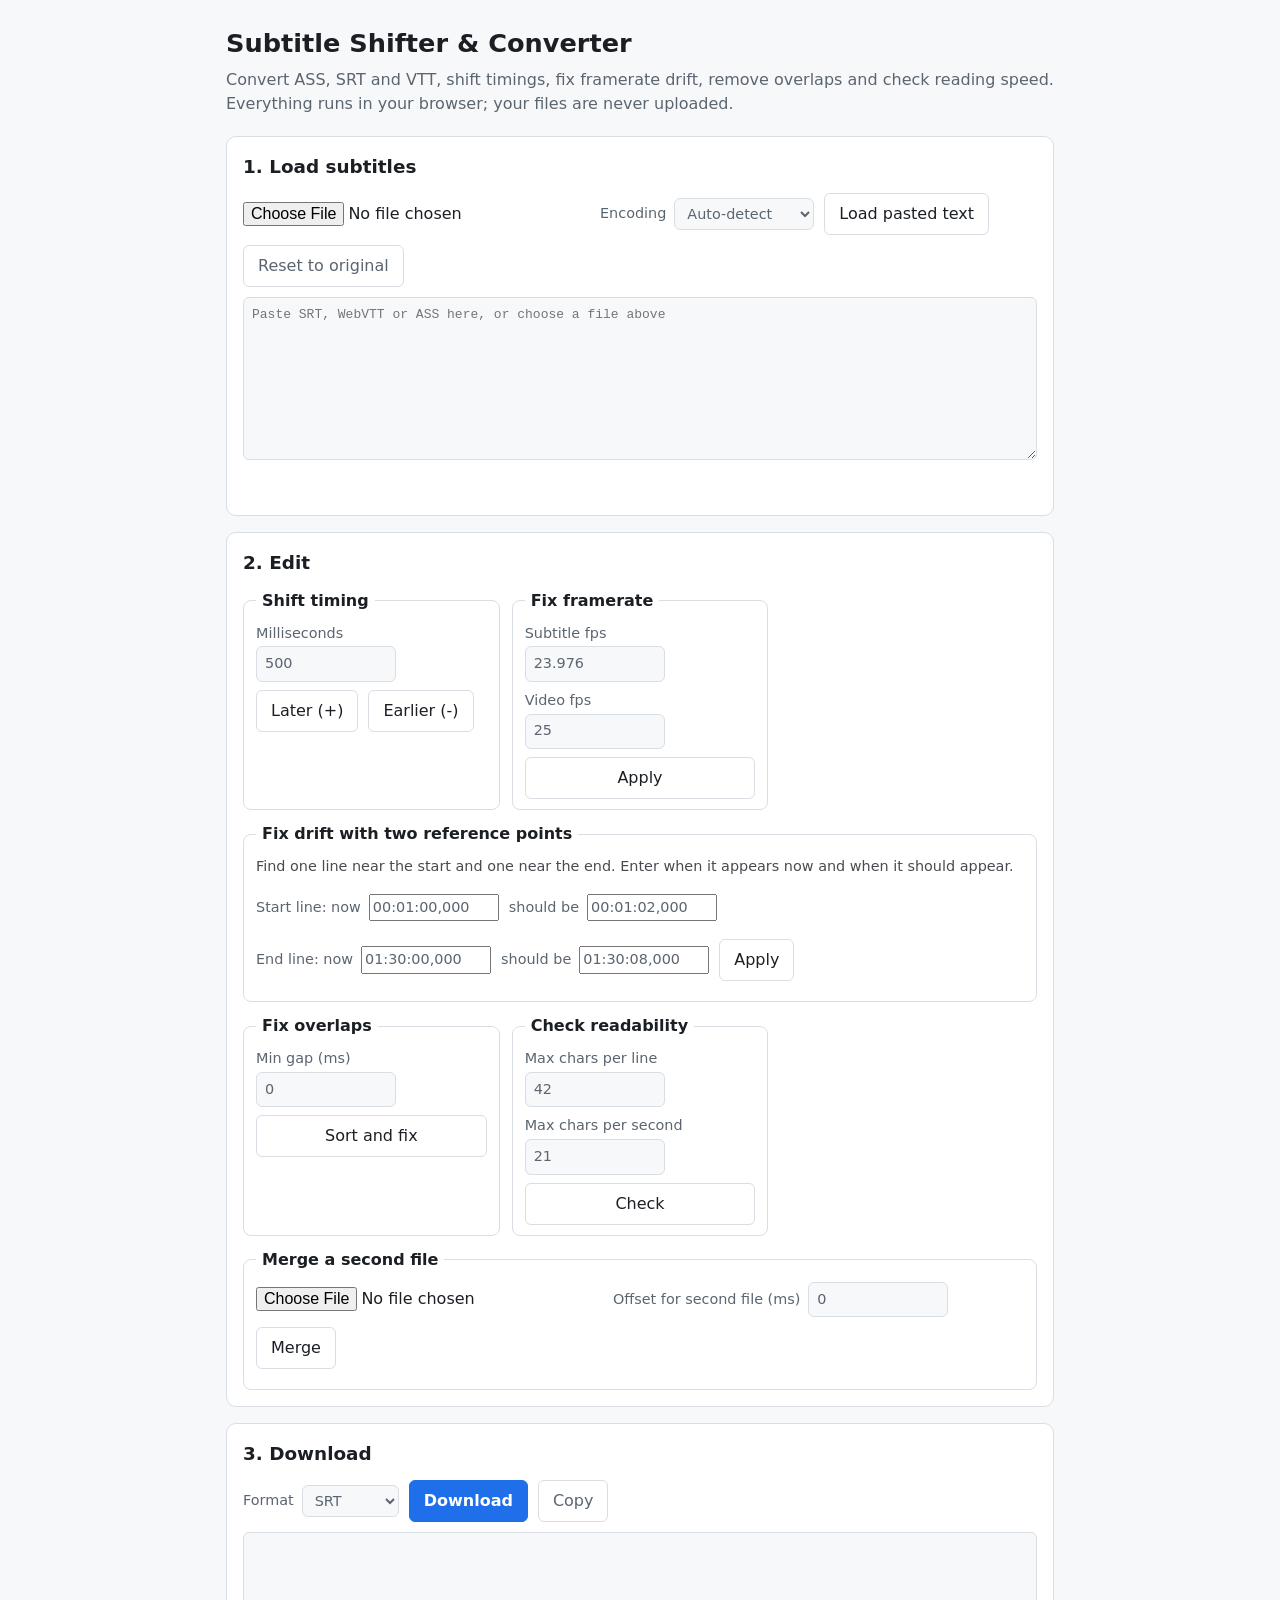
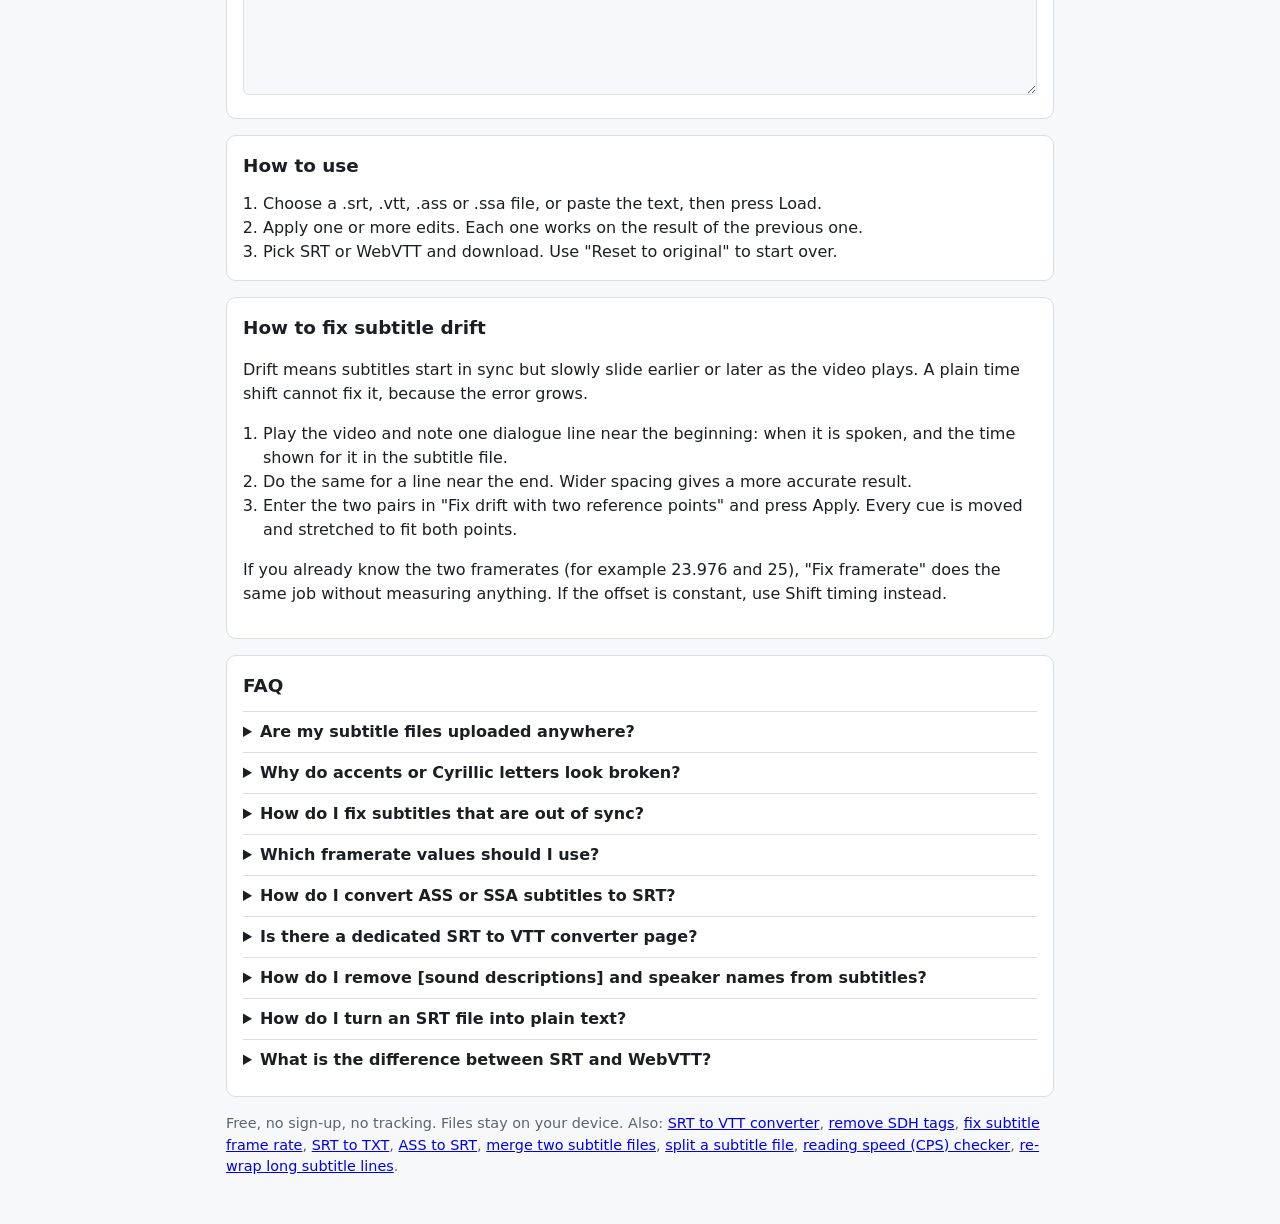
<file: index.html>
<!doctype html>
<html lang="en">
<head>
<meta charset="utf-8">
<meta name="viewport" content="width=device-width, initial-scale=1">
<title>Subtitle Shifter &amp; Converter: ASS to SRT, SRT to VTT, Sync, Fix FPS - Free, Private</title>
<meta name="description" content="Free subtitle toolkit: convert ASS, SRT and VTT, shift timing, fix drift with two reference points, fix framerate. Runs in your browser; files never leave your device.">
<link rel="canonical" href="https://dodobrazil.github.io/subtitle-shifter/">
<link rel="stylesheet" href="app.css">
</head>
<body>
<header class="wrap">
  <h1>Subtitle Shifter &amp; Converter</h1>
  <p class="lead">Convert ASS, SRT and VTT, shift timings, fix framerate drift, remove overlaps and check reading speed. Everything runs in your browser; your files are never uploaded.</p>
</header>

<main class="wrap">
  <section class="card" aria-labelledby="s1">
    <h2 id="s1">1. Load subtitles</h2>
    <div class="row">
      <input type="file" id="file" accept=".srt,.vtt,.ass,.ssa,.txt,text/vtt,text/plain" aria-label="Subtitle file">
      <label>Encoding <select id="encoding"><option value="auto">Auto-detect</option></select></label>
      <button type="button" id="load">Load pasted text</button>
      <button type="button" id="reset" class="ghost">Reset to original</button>
    </div>
    <textarea id="input" rows="8" spellcheck="false" placeholder="Paste SRT, WebVTT or ASS here, or choose a file above"></textarea>
    <p id="status" class="status" role="status" aria-live="polite"></p>
    <ul id="errors" class="issues"></ul>
  </section>

  <section class="card" aria-labelledby="s2">
    <h2 id="s2">2. Edit</h2>
    <div class="grid">
      <fieldset>
        <legend>Shift timing</legend>
        <label>Milliseconds <input type="number" id="shiftMs" value="500" step="100"></label>
        <div class="row">
          <button type="button" id="shiftLater">Later (+)</button>
          <button type="button" id="shiftEarlier">Earlier (-)</button>
        </div>
      </fieldset>
      <fieldset>
        <legend>Fix framerate</legend>
        <label>Subtitle fps <input type="number" id="fpsFrom" value="23.976" step="any" min="1"></label>
        <label>Video fps <input type="number" id="fpsTo" value="25" step="any" min="1"></label>
        <button type="button" id="fpsApply">Apply</button>
      </fieldset>
      <fieldset class="wide">
        <legend>Fix drift with two reference points</legend>
        <p class="hint">Find one line near the start and one near the end. Enter when it appears now and when it should appear.</p>
        <div class="row">
          <label>Start line: now <input type="text" id="syncA1" value="00:01:00,000" size="12"></label>
          <label>should be <input type="text" id="syncB1" value="00:01:02,000" size="12"></label>
        </div>
        <div class="row">
          <label>End line: now <input type="text" id="syncA2" value="01:30:00,000" size="12"></label>
          <label>should be <input type="text" id="syncB2" value="01:30:08,000" size="12"></label>
          <button type="button" id="syncApply">Apply</button>
        </div>
      </fieldset>
      <fieldset>
        <legend>Fix overlaps</legend>
        <label>Min gap (ms) <input type="number" id="gapMs" value="0" min="0" step="10"></label>
        <button type="button" id="overlapApply">Sort and fix</button>
      </fieldset>
      <fieldset>
        <legend>Check readability</legend>
        <label>Max chars per line <input type="number" id="maxChars" value="42" min="1"></label>
        <label>Max chars per second <input type="number" id="maxCps" value="21" min="1"></label>
        <button type="button" id="check">Check</button>
      </fieldset>
      <fieldset class="wide">
        <legend>Merge a second file</legend>
        <div class="row">
          <input type="file" id="file2" accept=".srt,.vtt,.txt,text/vtt,text/plain" aria-label="Second subtitle file">
          <label>Offset for second file (ms) <input type="number" id="mergeOffset" value="0" step="100"></label>
          <button type="button" id="mergeApply">Merge</button>
        </div>
      </fieldset>
    </div>
    <ul id="report" class="issues"></ul>
  </section>

  <section class="card" aria-labelledby="s3">
    <h2 id="s3">3. Download</h2>
    <div class="row">
      <label>Format
        <select id="format"><option value="srt">SRT</option><option value="vtt">WebVTT</option></select>
      </label>
      <button type="button" id="download" class="primary">Download</button>
      <button type="button" id="copy" class="ghost">Copy</button>
    </div>
    <textarea id="output" rows="8" readonly spellcheck="false" aria-label="Result"></textarea>
  </section>

  <section class="prose" aria-labelledby="how">
    <h2 id="how">How to use</h2>
    <ol>
      <li>Choose a .srt, .vtt, .ass or .ssa file, or paste the text, then press Load.</li>
      <li>Apply one or more edits. Each one works on the result of the previous one.</li>
      <li>Pick SRT or WebVTT and download. Use "Reset to original" to start over.</li>
    </ol>
  </section>

  <section class="prose" aria-labelledby="drift">
    <h2 id="drift">How to fix subtitle drift</h2>
    <p>Drift means subtitles start in sync but slowly slide earlier or later as the video plays. A plain time shift cannot fix it, because the error grows.</p>
    <ol>
      <li>Play the video and note one dialogue line near the beginning: when it is spoken, and the time shown for it in the subtitle file.</li>
      <li>Do the same for a line near the end. Wider spacing gives a more accurate result.</li>
      <li>Enter the two pairs in "Fix drift with two reference points" and press Apply. Every cue is moved and stretched to fit both points.</li>
    </ol>
    <p>If you already know the two framerates (for example 23.976 and 25), "Fix framerate" does the same job without measuring anything. If the offset is constant, use Shift timing instead.</p>
  </section>

  <section class="prose" aria-labelledby="faq">
    <h2 id="faq">FAQ</h2>
    <details><summary>Are my subtitle files uploaded anywhere?</summary>
      <p>No. All processing happens in your browser with JavaScript. You can open your browser's network tab, or go offline after the page loads, and it keeps working.</p></details>
    <details><summary>Why do accents or Cyrillic letters look broken?</summary>
      <p>The file is probably not UTF-8. The tool detects UTF-8, UTF-16 and falls back to windows-1252. If characters still look wrong, pick the right Encoding next to the file chooser (for example windows-1251 for Russian, windows-1254 for Turkish, windows-1256 for Arabic). The text updates instantly.</p></details>
    <details><summary>How do I fix subtitles that are out of sync?</summary>
      <p>If they are off by a constant amount, use Shift timing with the number of milliseconds (1000 ms = 1 second). Use Later (+) if the subtitles appear too early, Earlier (-) if too late. If the drift grows over time, it is usually a framerate mismatch: use Fix framerate.</p></details>
    <details><summary>Which framerate values should I use?</summary>
      <p>Enter the framerate the subtitles were made for and the framerate of your video. A common case is subtitles made for 23.976 fps used with a 25 fps video. Times are multiplied by subtitle fps divided by video fps.</p></details>
    <details><summary>How do I convert ASS or SSA subtitles to SRT?</summary>
      <p>Load the .ass or .ssa file, then download it as SRT (or WebVTT). Each dialogue line becomes a plain text cue. Styling, colors, fonts, positioning and drawing effects are dropped, because SRT cannot store them, so karaoke and sign typesetting will not survive. Comment lines are ignored and line breaks are kept.</p></details>
    <details><summary>Is there a dedicated SRT to VTT converter page?</summary>
      <p>Yes: the <a href="srt-to-vtt-converter.html">SRT to VTT converter</a> does only the conversion, with step-by-step instructions.</p></details>
    <details><summary>How do I remove [sound descriptions] and speaker names from subtitles?</summary>
      <p>Use the <a href="remove-sdh-from-subtitles.html">SDH remover</a>: it strips [brackets], (parentheses), SPEAKER: labels and music lines and drops cues left empty.</p></details>
    <details><summary>How do I turn an SRT file into plain text?</summary>
      <p>Use the <a href="srt-to-txt-converter.html">SRT to TXT converter</a>: it removes cue numbers and timestamps and can join the text into paragraphs.</p></details>
    <details><summary>What is the difference between SRT and WebVTT?</summary>
      <p>SRT is the older, simpler format with numbered cues and comma milliseconds. WebVTT starts with a WEBVTT header, uses a dot for milliseconds and is the format used by HTML5 video. This tool converts either way; cue positioning settings are kept for VTT only.</p></details>
  </section>
</main>

<footer class="wrap foot">
  <p>Free, no sign-up, no tracking. Files stay on your device. Also: <a href="srt-to-vtt-converter.html">SRT to VTT converter</a>, <a href="remove-sdh-from-subtitles.html">remove SDH tags</a>, <a href="fix-subtitle-framerate.html">fix subtitle frame rate</a>, <a href="srt-to-txt-converter.html">SRT to TXT</a>, <a href="ass-to-srt-converter.html">ASS to SRT</a>, <a href="merge-subtitle-files.html">merge two subtitle files</a>, <a href="split-subtitle-file.html">split a subtitle file</a>, <a href="subtitle-reading-speed-checker.html">reading speed (CPS) checker</a>, <a href="rewrap-subtitle-lines.html">re-wrap long subtitle lines</a>.</p>
</footer>

<script src="subtitles.js"></script>
<script src="ui.js"></script>
</body>
</html>
</file>
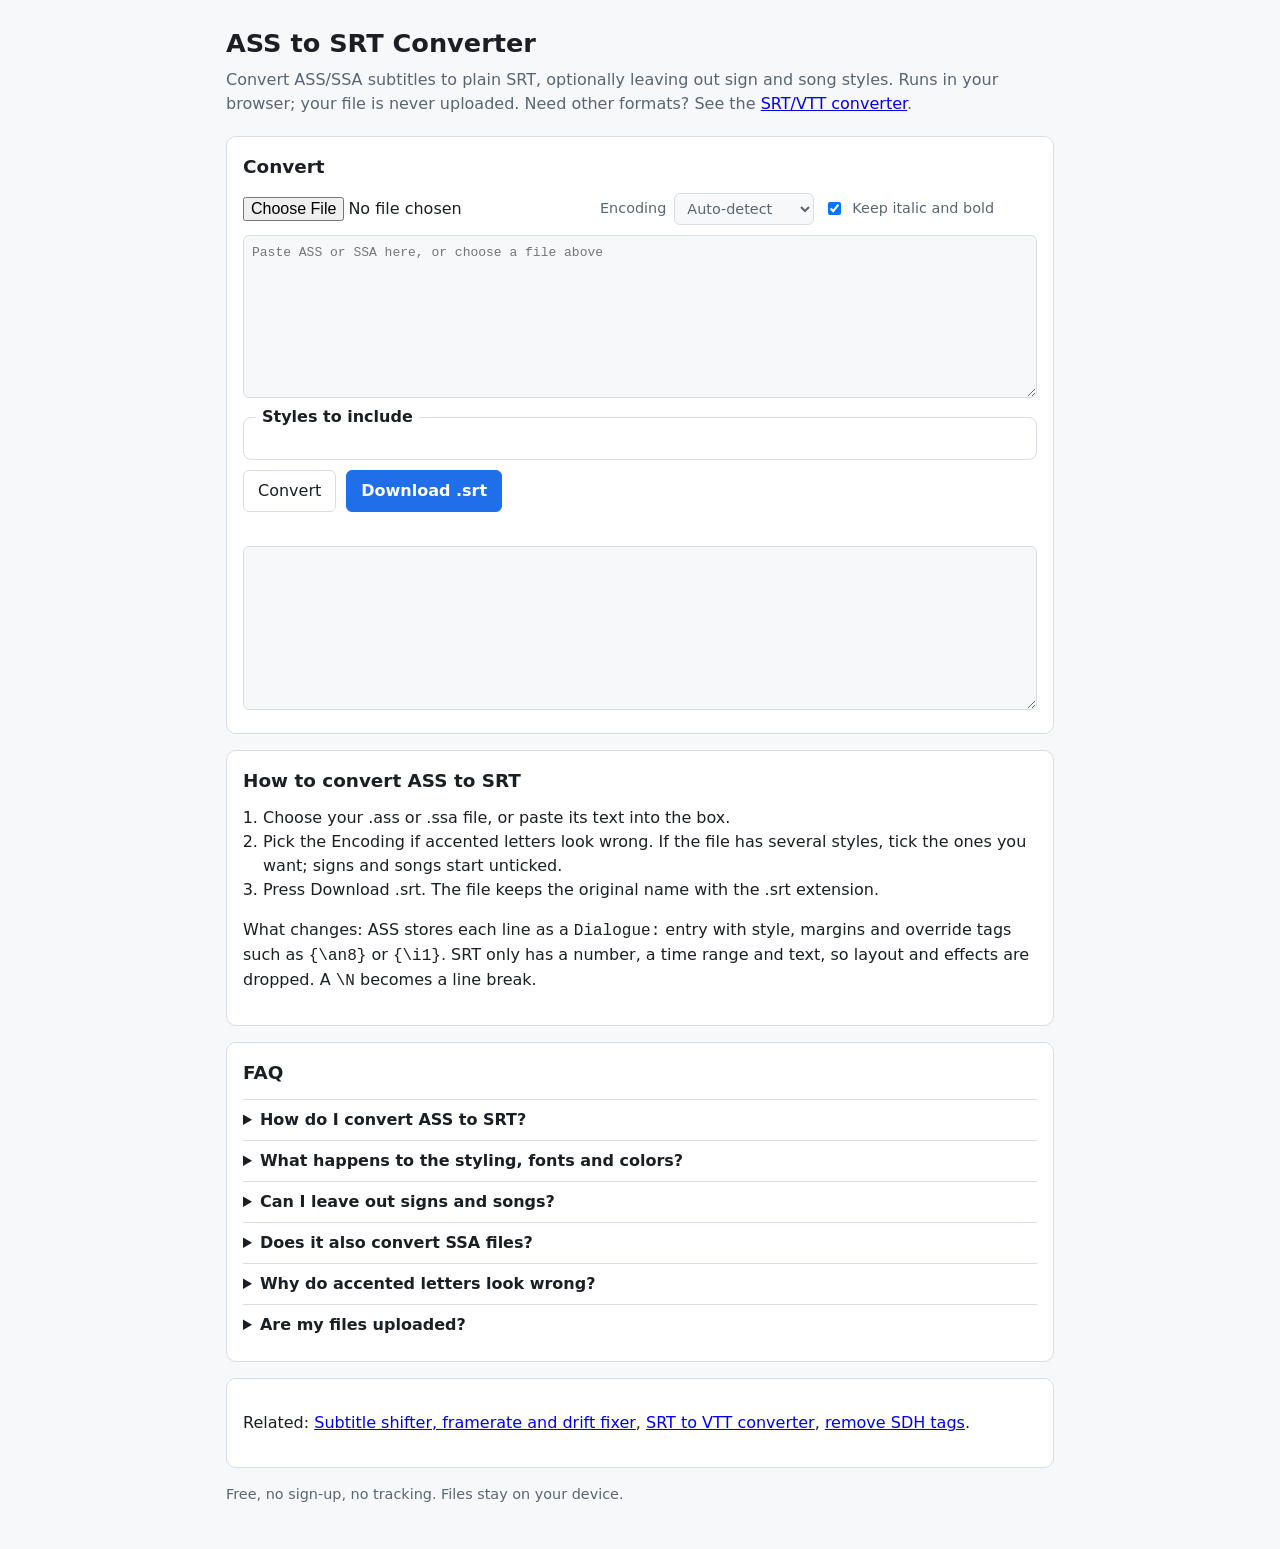
<file: ass-to-srt-converter.html>
<!doctype html>
<html lang="en">
<head>
<meta charset="utf-8">
<meta name="viewport" content="width=device-width, initial-scale=1">
<title>ASS to SRT Converter (SSA to SRT) - Free, Private, Skip Signs</title>
<meta name="description" content="Convert ASS or SSA subtitles to SRT in your browser. Keep italics, skip sign and song styles, fix encoding. Free, no upload.">
<link rel="canonical" href="https://dodobrazil.github.io/subtitle-shifter/ass-to-srt-converter.html">
<link rel="stylesheet" href="app.css">
<script type="application/ld+json">{"@context":"https://schema.org","@type":"FAQPage","mainEntity":[{"@type":"Question","name":"How do I convert ASS to SRT?","acceptedAnswer":{"@type":"Answer","text":"Choose your .ass file or paste its text and press Download. Each dialogue line becomes a numbered SRT cue with its start and end time. Nothing is uploaded."}},{"@type":"Question","name":"What happens to the styling, fonts and colors?","acceptedAnswer":{"@type":"Answer","text":"SRT cannot store fonts, colors, positions or karaoke effects, so they are dropped. Italic and bold can be kept as <i> and <b> tags with the Keep italic and bold option, which most players understand."}},{"@type":"Question","name":"Can I leave out signs and songs?","acceptedAnswer":{"@type":"Answer","text":"Yes. When the file uses more than one style, the tool lists every style with its line count. Styles named like Sign, Song, OP or ED start unticked; tick or untick any style to include or leave out its lines. Drawing-mode lines (vector graphics) are always skipped."}},{"@type":"Question","name":"Does it also convert SSA files?","acceptedAnswer":{"@type":"Answer","text":"Yes. Old SSA files and newer ASS (Advanced SubStation Alpha) files use the same Dialogue lines and are detected automatically."}},{"@type":"Question","name":"Why do accented letters look wrong?","acceptedAnswer":{"@type":"Answer","text":"The file is probably not UTF-8. Pick the matching Encoding (for example windows-1251 for Russian or windows-1254 for Turkish); the SRT is always written as UTF-8."}},{"@type":"Question","name":"Are my files uploaded?","acceptedAnswer":{"@type":"Answer","text":"No. The conversion runs in your browser with JavaScript and your file never leaves your device."}}]}</script>
</head>
<body>
<header class="wrap">
  <h1>ASS to SRT Converter</h1>
  <p class="lead">Convert ASS/SSA subtitles to plain SRT, optionally leaving out sign and song styles. Runs in your browser; your file is never uploaded. Need other formats? See the <a href="srt-to-vtt-converter.html">SRT/VTT converter</a>.</p>
</header>
<main class="wrap">
  <section class="card" aria-labelledby="c1">
    <h2 id="c1">Convert</h2>
    <div class="row">
      <input type="file" id="file" accept=".ass,.ssa,.txt,text/plain" aria-label="ASS or SSA file">
      <label>Encoding <select id="encoding"><option value="auto">Auto-detect</option></select></label>
      <label><input type="checkbox" id="format" checked> Keep italic and bold</label>
    </div>
    <textarea id="input" rows="8" spellcheck="false" placeholder="Paste ASS or SSA here, or choose a file above" aria-label="Input"></textarea>
    <fieldset id="stylesWrap" hidden><legend>Styles to include</legend><div id="styles" class="row"></div></fieldset>
    <div class="row" style="margin-top:10px">
      <button type="button" id="convert">Convert</button>
      <button type="button" id="download" class="primary">Download .srt</button>
    </div>
    <p id="status" class="status" role="status" aria-live="polite"></p>
    <textarea id="output" rows="8" readonly spellcheck="false" aria-label="Result"></textarea>
  </section>

  <section class="prose" aria-labelledby="how">
    <h2 id="how">How to convert ASS to SRT</h2>
    <ol>
      <li>Choose your .ass or .ssa file, or paste its text into the box.</li>
      <li>Pick the Encoding if accented letters look wrong. If the file has several styles, tick the ones you want; signs and songs start unticked.</li>
      <li>Press Download .srt. The file keeps the original name with the .srt extension.</li>
    </ol>
    <p>What changes: ASS stores each line as a <code>Dialogue:</code> entry with style, margins and override tags such as <code>{\an8}</code> or <code>{\i1}</code>. SRT only has a number, a time range and text, so layout and effects are dropped. A <code>\N</code> becomes a line break.</p>
  </section>

  <section class="prose" aria-labelledby="faq">
    <h2 id="faq">FAQ</h2>
    <details><summary>How do I convert ASS to SRT?</summary><p>Choose your .ass file or paste its text and press Download. Each dialogue line becomes a numbered SRT cue with its start and end time. Nothing is uploaded.</p></details>
    <details><summary>What happens to the styling, fonts and colors?</summary><p>SRT cannot store fonts, colors, positions or karaoke effects, so they are dropped. Italic and bold can be kept as &lt;i&gt; and &lt;b&gt; tags with the Keep italic and bold option, which most players understand.</p></details>
    <details><summary>Can I leave out signs and songs?</summary><p>Yes. When the file uses more than one style, the tool lists every style with its line count. Styles named like Sign, Song, OP or ED start unticked; tick or untick any style to include or leave out its lines. Drawing-mode lines (vector graphics) are always skipped.</p></details>
    <details><summary>Does it also convert SSA files?</summary><p>Yes. Old SSA files and newer ASS (Advanced SubStation Alpha) files use the same Dialogue lines and are detected automatically.</p></details>
    <details><summary>Why do accented letters look wrong?</summary><p>The file is probably not UTF-8. Pick the matching Encoding (for example windows-1251 for Russian or windows-1254 for Turkish); the SRT is always written as UTF-8.</p></details>
    <details><summary>Are my files uploaded?</summary><p>No. The conversion runs in your browser with JavaScript and your file never leaves your device.</p></details>
  </section>
  <section class="prose"><p>Related: <a href="./">Subtitle shifter, framerate and drift fixer</a>, <a href="srt-to-vtt-converter.html">SRT to VTT converter</a>, <a href="remove-sdh-from-subtitles.html">remove SDH tags</a>.</p></section>
</main>
<footer class="wrap foot"><p>Free, no sign-up, no tracking. Files stay on your device.</p></footer>
<script src="subtitles.js"></script>
<script src="ass.js"></script>
</body>
</html>
</file>
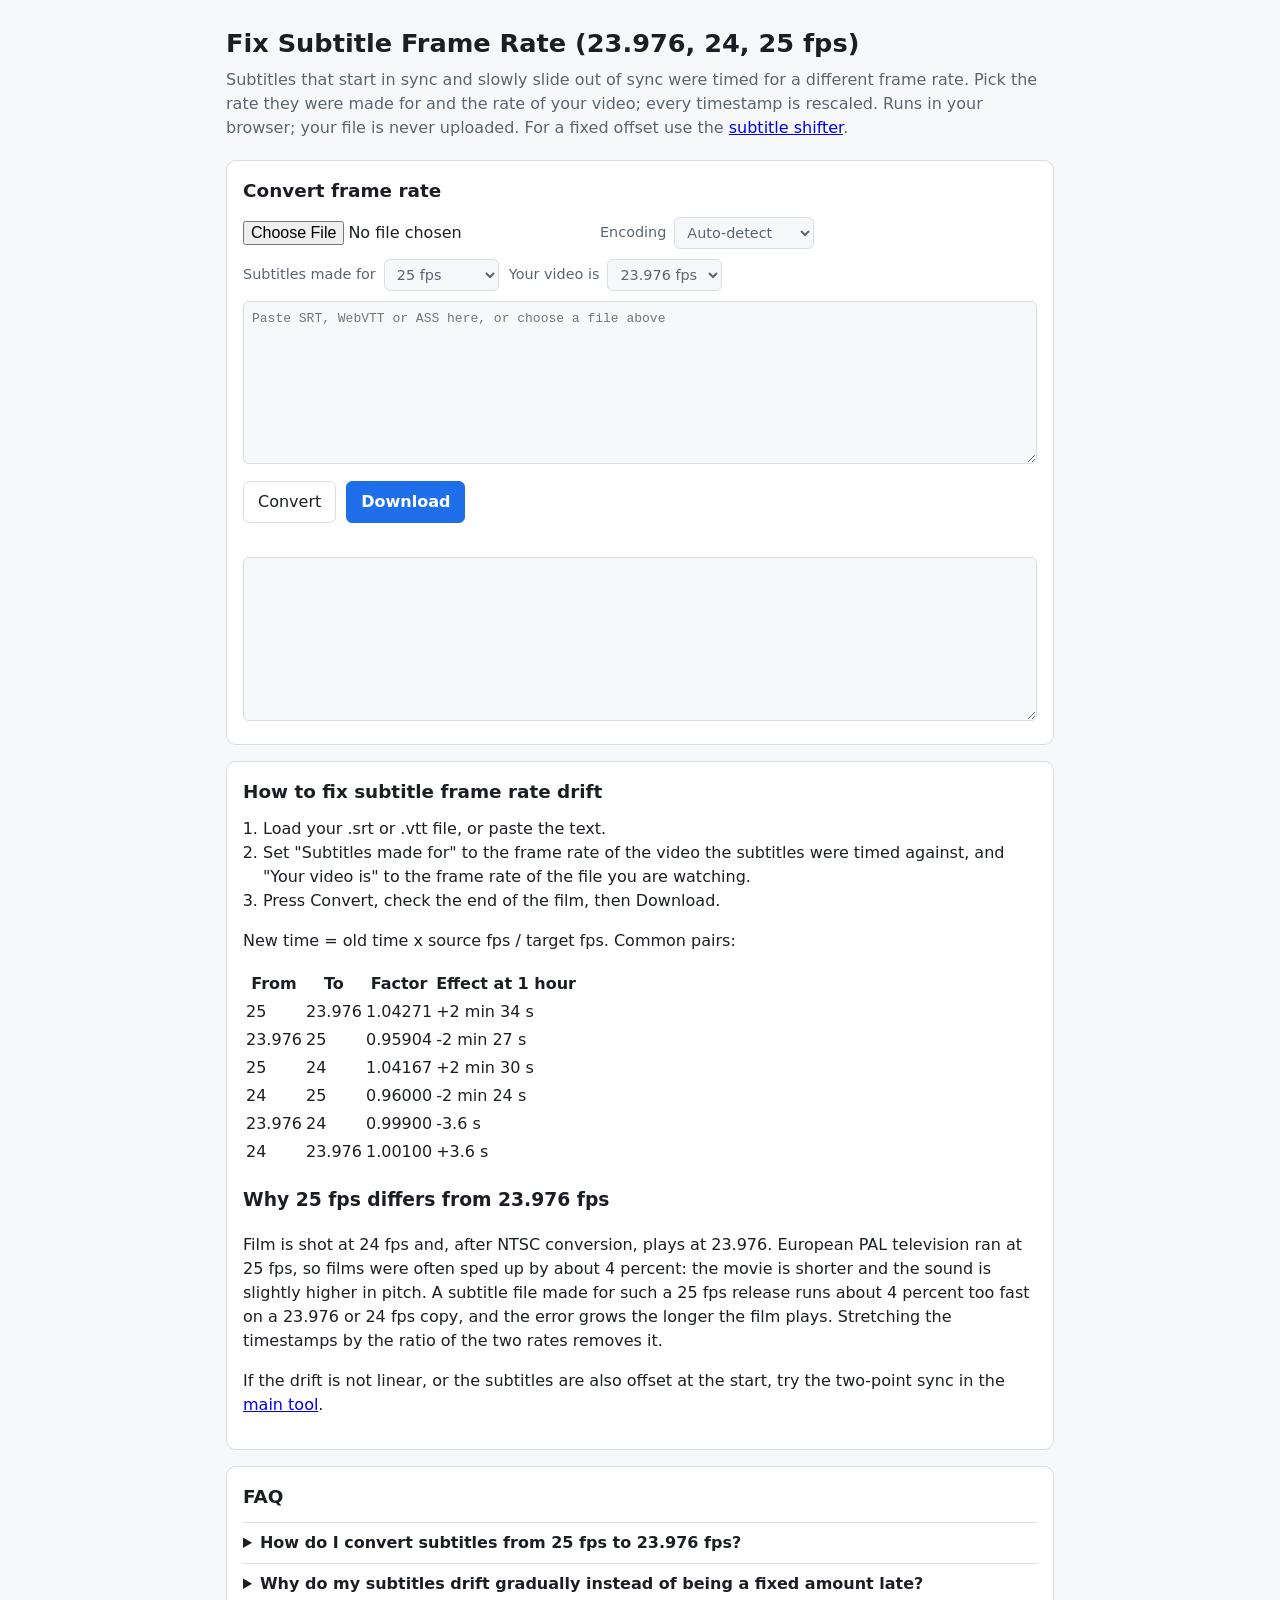
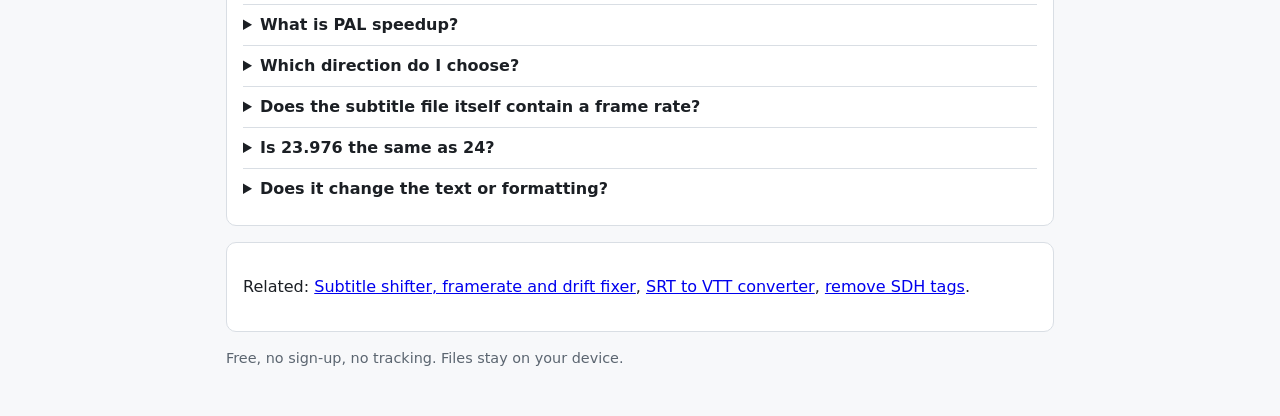
<file: fix-subtitle-framerate.html>
<!doctype html>
<html lang="en">
<head>
<meta charset="utf-8">
<meta name="viewport" content="width=device-width, initial-scale=1">
<title>Fix Subtitle Frame Rate: 23.976, 24, 25 fps Converter - Free</title>
<meta name="description" content="Convert SRT or VTT subtitle timing between 23.976, 24 and 25 fps to fix gradual drift. Free, runs in your browser, no upload.">
<link rel="canonical" href="https://dodobrazil.github.io/subtitle-shifter/fix-subtitle-framerate.html">
<link rel="stylesheet" href="app.css">
<script type="application/ld+json">{"@context":"https://schema.org","@type":"FAQPage","mainEntity":[{"@type":"Question","name":"How do I convert subtitles from 25 fps to 23.976 fps?","acceptedAnswer":{"@type":"Answer","text":"Choose 25 as the source and 23.976 as the target, load your file and download the result. Every timestamp is multiplied by 25 / 23.976 (about 1.0427), so a cue at 1 hour moves to about 1 hour 2 minutes 34 seconds. Nothing is uploaded."}},{"@type":"Question","name":"Why do my subtitles drift gradually instead of being a fixed amount late?","acceptedAnswer":{"@type":"Answer","text":"A constant offset means the subtitles start at the wrong time; use the shifter for that. A delay that grows steadily through the film usually means the subtitles were timed for a video with a different frame rate, which is what this tool corrects. If the drift is not linear, use the two-point sync in the main tool."}},{"@type":"Question","name":"What is PAL speedup?","acceptedAnswer":{"@type":"Answer","text":"Films shot at 24 fps (23.976 fps for NTSC-era material) were often transferred to 25 fps PAL video by playing every frame slightly faster, about 4.2 to 4.3 percent. The film runs shorter and the pitch of the audio rises. Subtitles made for that 25 fps version are therefore too fast for a 23.976 or 24 fps copy, and need stretching by the ratio of the two rates."}},{"@type":"Question","name":"Which direction do I choose?","acceptedAnswer":{"@type":"Answer","text":"Source is the frame rate your subtitles were made for; target is the frame rate of the video you are playing. If the subtitles run ahead and the gap grows, the source rate is probably higher than the video rate. If you are unsure, check the video's frame rate in a media info tool and try the common pairs."}},{"@type":"Question","name":"Does the subtitle file itself contain a frame rate?","acceptedAnswer":{"@type":"Answer","text":"SRT and WebVTT store times in milliseconds, not frames, so the file has no frame rate. That is why the same file can fit one release and drift on another, and why a simple multiplication fixes it."}},{"@type":"Question","name":"Is 23.976 the same as 24?","acceptedAnswer":{"@type":"Answer","text":"No. 23.976 is exactly 24000/1001 (about 23.97602). The difference to 24 is 0.1 percent, roughly 3.6 seconds per hour. It is small but visible in long films. The tool uses the exact fraction for 23.976 and 29.97."}},{"@type":"Question","name":"Does it change the text or formatting?","acceptedAnswer":{"@type":"Answer","text":"No. Only start and end times change. The result is SRT, or WebVTT if you load a VTT file; ASS/SSA files are converted to SRT and lose their styling."}}]}</script>
</head>
<body>
<header class="wrap">
  <h1>Fix Subtitle Frame Rate (23.976, 24, 25 fps)</h1>
  <p class="lead">Subtitles that start in sync and slowly slide out of sync were timed for a different frame rate. Pick the rate they were made for and the rate of your video; every timestamp is rescaled. Runs in your browser; your file is never uploaded. For a fixed offset use the <a href="./">subtitle shifter</a>.</p>
</header>
<main class="wrap">
  <section class="card" aria-labelledby="c1">
    <h2 id="c1">Convert frame rate</h2>
    <div class="row">
      <input type="file" id="file" accept=".srt,.vtt,.ass,.ssa,.txt,text/vtt,text/plain" aria-label="Subtitle file">
      <label>Encoding <select id="encoding"><option value="auto">Auto-detect</option></select></label>
    </div>
    <div class="row">
      <label>Subtitles made for <select id="from"><option value="23.976">23.976 fps</option><option value="24">24 fps</option><option value="25">25 fps</option><option value="29.97">29.97 fps</option><option value="30">30 fps</option></select></label>
      <label>Your video is <select id="to"><option value="23.976">23.976 fps</option><option value="24">24 fps</option><option value="25">25 fps</option><option value="29.97">29.97 fps</option><option value="30">30 fps</option></select></label>
    </div>
    <textarea id="input" rows="8" spellcheck="false" placeholder="Paste SRT, WebVTT or ASS here, or choose a file above" aria-label="Input"></textarea>
    <div class="row" style="margin-top:10px">
      <button type="button" id="apply">Convert</button>
      <button type="button" id="download" class="primary">Download</button>
    </div>
    <p id="status" class="status" role="status" aria-live="polite"></p>
    <textarea id="output" rows="8" readonly spellcheck="false" aria-label="Result"></textarea>
  </section>

  <section class="prose" aria-labelledby="how">
    <h2 id="how">How to fix subtitle frame rate drift</h2>
    <ol>
      <li>Load your .srt or .vtt file, or paste the text.</li>
      <li>Set "Subtitles made for" to the frame rate of the video the subtitles were timed against, and "Your video is" to the frame rate of the file you are watching.</li>
      <li>Press Convert, check the end of the film, then Download.</li>
    </ol>
    <p>New time = old time x source fps / target fps. Common pairs:</p>
    <table>
      <thead><tr><th>From</th><th>To</th><th>Factor</th><th>Effect at 1 hour</th></tr></thead>
      <tbody>
        <tr><td>25</td><td>23.976</td><td>1.04271</td><td>+2 min 34 s</td></tr>
        <tr><td>23.976</td><td>25</td><td>0.95904</td><td>-2 min 27 s</td></tr>
        <tr><td>25</td><td>24</td><td>1.04167</td><td>+2 min 30 s</td></tr>
        <tr><td>24</td><td>25</td><td>0.96000</td><td>-2 min 24 s</td></tr>
        <tr><td>23.976</td><td>24</td><td>0.99900</td><td>-3.6 s</td></tr>
        <tr><td>24</td><td>23.976</td><td>1.00100</td><td>+3.6 s</td></tr>
      </tbody>
    </table>
    <h3>Why 25 fps differs from 23.976 fps</h3>
    <p>Film is shot at 24 fps and, after NTSC conversion, plays at 23.976. European PAL television ran at 25 fps, so films were often sped up by about 4 percent: the movie is shorter and the sound is slightly higher in pitch. A subtitle file made for such a 25 fps release runs about 4 percent too fast on a 23.976 or 24 fps copy, and the error grows the longer the film plays. Stretching the timestamps by the ratio of the two rates removes it.</p>
    <p>If the drift is not linear, or the subtitles are also offset at the start, try the two-point sync in the <a href="./">main tool</a>.</p>
  </section>

  <section class="prose" aria-labelledby="faq">
    <h2 id="faq">FAQ</h2>
    <details><summary>How do I convert subtitles from 25 fps to 23.976 fps?</summary><p>Choose 25 as the source and 23.976 as the target, load your file and download the result. Every timestamp is multiplied by 25 / 23.976 (about 1.0427), so a cue at 1 hour moves to about 1 hour 2 minutes 34 seconds. Nothing is uploaded.</p></details>
    <details><summary>Why do my subtitles drift gradually instead of being a fixed amount late?</summary><p>A constant offset means the subtitles start at the wrong time; use the shifter for that. A delay that grows steadily through the film usually means the subtitles were timed for a video with a different frame rate, which is what this tool corrects. If the drift is not linear, use the two-point sync in the main tool.</p></details>
    <details><summary>What is PAL speedup?</summary><p>Films shot at 24 fps (23.976 fps for NTSC-era material) were often transferred to 25 fps PAL video by playing every frame slightly faster, about 4.2 to 4.3 percent. The film runs shorter and the pitch of the audio rises. Subtitles made for that 25 fps version are therefore too fast for a 23.976 or 24 fps copy, and need stretching by the ratio of the two rates.</p></details>
    <details><summary>Which direction do I choose?</summary><p>Source is the frame rate your subtitles were made for; target is the frame rate of the video you are playing. If the subtitles run ahead and the gap grows, the source rate is probably higher than the video rate. If you are unsure, check the video's frame rate in a media info tool and try the common pairs.</p></details>
    <details><summary>Does the subtitle file itself contain a frame rate?</summary><p>SRT and WebVTT store times in milliseconds, not frames, so the file has no frame rate. That is why the same file can fit one release and drift on another, and why a simple multiplication fixes it.</p></details>
    <details><summary>Is 23.976 the same as 24?</summary><p>No. 23.976 is exactly 24000/1001 (about 23.97602). The difference to 24 is 0.1 percent, roughly 3.6 seconds per hour. It is small but visible in long films. The tool uses the exact fraction for 23.976 and 29.97.</p></details>
    <details><summary>Does it change the text or formatting?</summary><p>No. Only start and end times change. The result is SRT, or WebVTT if you load a VTT file; ASS/SSA files are converted to SRT and lose their styling.</p></details>
  </section>
  <section class="prose"><p>Related: <a href="./">Subtitle shifter, framerate and drift fixer</a>, <a href="srt-to-vtt-converter.html">SRT to VTT converter</a>, <a href="remove-sdh-from-subtitles.html">remove SDH tags</a>.</p></section>
</main>
<footer class="wrap foot"><p>Free, no sign-up, no tracking. Files stay on your device.</p></footer>
<script src="subtitles.js"></script>
<script src="framerate.js"></script>
</body>
</html>
</file>
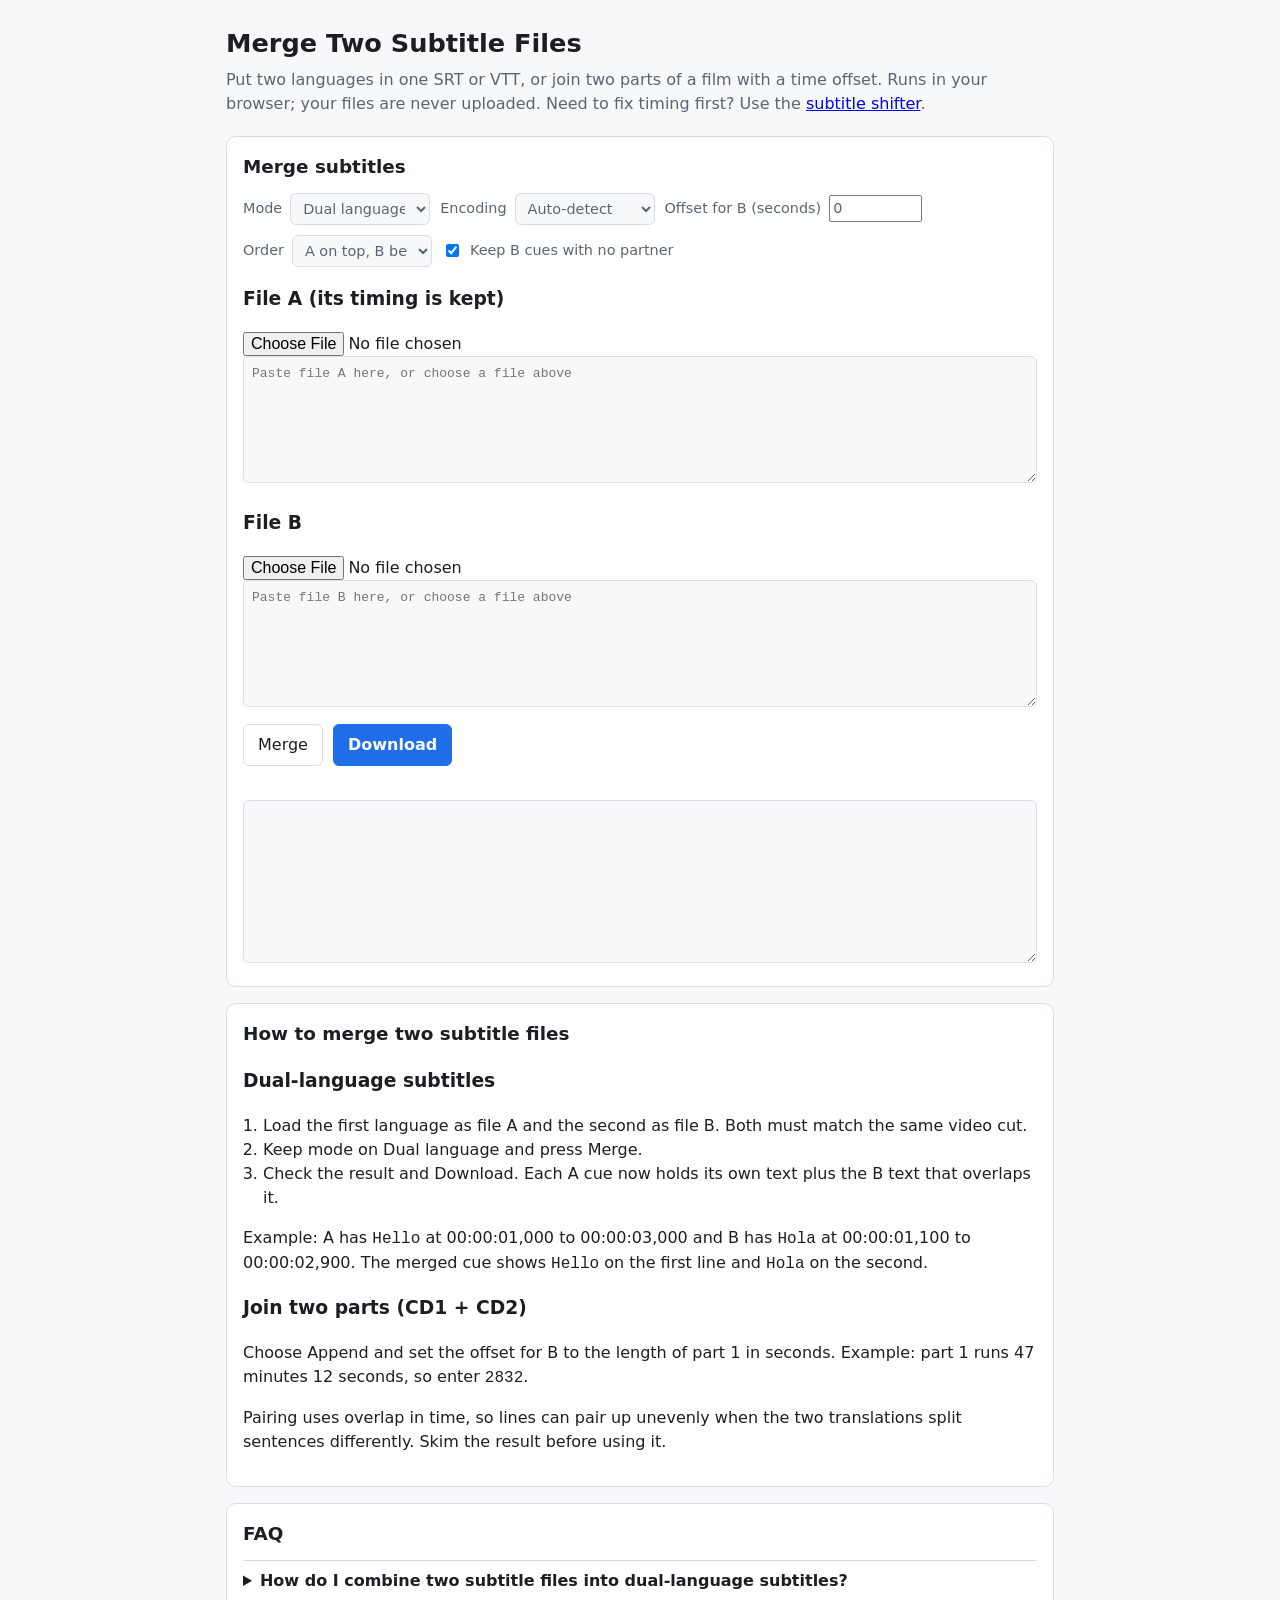
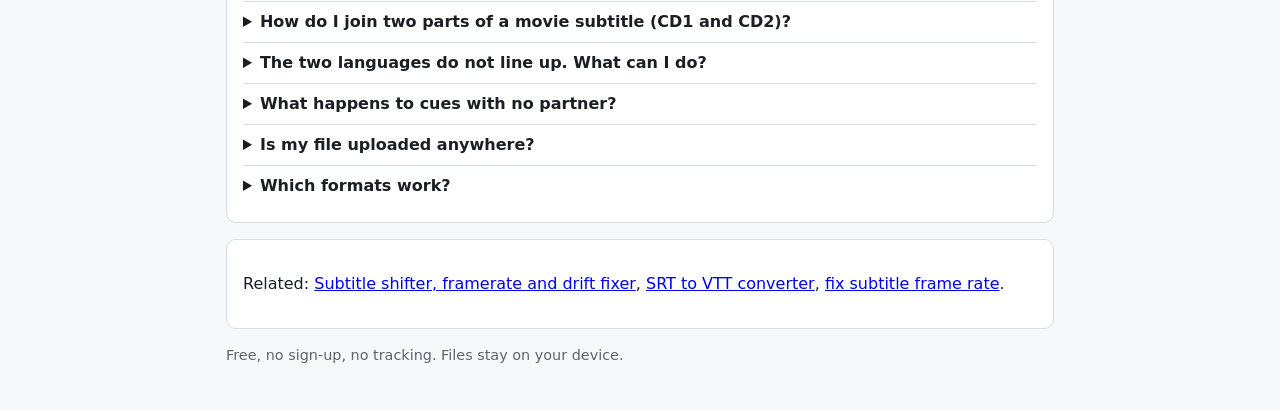
<file: merge-subtitle-files.html>
<!doctype html>
<html lang="en">
<head>
<meta charset="utf-8">
<meta name="viewport" content="width=device-width, initial-scale=1">
<title>Merge Two Subtitle Files (Dual Language or Join Parts) - Free, Private</title>
<meta name="description" content="Merge two SRT or VTT subtitle files: stack two languages in one file, or join part 1 and part 2 with a time offset. Free, runs in your browser, no upload.">
<link rel="canonical" href="https://dodobrazil.github.io/subtitle-shifter/merge-subtitle-files.html">
<link rel="stylesheet" href="app.css">
<script type="application/ld+json">{"@context":"https://schema.org","@type":"FAQPage","mainEntity":[{"@type":"Question","name":"How do I combine two subtitle files into dual-language subtitles?","acceptedAnswer":{"@type":"Answer","text":"Load the first language as file A and the second as file B, choose Dual language and press Merge. Each line of B is placed under the A cue it overlaps in time, so both languages show together. A keeps its timing. Download the result as SRT or VTT."}},{"@type":"Question","name":"How do I join two parts of a movie subtitle (CD1 and CD2)?","acceptedAnswer":{"@type":"Answer","text":"Choose Append and enter the length of part 1 in seconds as the offset for file B (for example 3600 for one hour). All cues of B are moved later by that amount and added after A."}},{"@type":"Question","name":"The two languages do not line up. What can I do?","acceptedAnswer":{"@type":"Answer","text":"Both files must come from the same cut of the video. If B is shifted by a constant amount, enter that in seconds as the offset (negative values move B earlier). If the gap grows over time, fix the frame rate or drift of B first with the other tools on this site, then merge."}},{"@type":"Question","name":"What happens to cues with no partner?","acceptedAnswer":{"@type":"Answer","text":"By default they are kept as separate cues so no dialogue is lost. Untick the option to drop B cues that overlap no A cue."}},{"@type":"Question","name":"Is my file uploaded anywhere?","acceptedAnswer":{"@type":"Answer","text":"No. Everything runs in your browser and the files never leave your device."}},{"@type":"Question","name":"Which formats work?","acceptedAnswer":{"@type":"Answer","text":"SRT, WebVTT and ASS/SSA can be loaded. The result uses the format of file A (ASS becomes SRT) and styling is dropped."}}]}</script>
</head>
<body>
<header class="wrap">
  <h1>Merge Two Subtitle Files</h1>
  <p class="lead">Put two languages in one SRT or VTT, or join two parts of a film with a time offset. Runs in your browser; your files are never uploaded. Need to fix timing first? Use the <a href="./">subtitle shifter</a>.</p>
</header>
<main class="wrap">
  <section class="card" aria-labelledby="c1">
    <h2 id="c1">Merge subtitles</h2>
    <div class="row">
      <label>Mode <select id="mode"><option value="dual">Dual language (stack B under A)</option><option value="append">Append (B after A)</option></select></label>
      <label>Encoding <select id="encoding"><option value="auto">Auto-detect</option></select></label>
      <label>Offset for B (seconds) <input type="text" id="offset" value="0" size="7" inputmode="decimal"></label>
    </div>
    <div class="row" id="dualOpts">
      <label>Order <select id="order"><option value="a-first">A on top, B below</option><option value="b-first">B on top, A below</option></select></label>
      <label><input type="checkbox" id="keep" checked> Keep B cues with no partner</label>
    </div>
    <h3>File A (its timing is kept)</h3>
    <input type="file" id="fileA" accept=".srt,.vtt,.ass,.ssa,.txt,text/vtt,text/plain" aria-label="Subtitle file A">
    <textarea id="inputA" rows="6" spellcheck="false" placeholder="Paste file A here, or choose a file above" aria-label="File A"></textarea>
    <h3>File B</h3>
    <input type="file" id="fileB" accept=".srt,.vtt,.ass,.ssa,.txt,text/vtt,text/plain" aria-label="Subtitle file B">
    <textarea id="inputB" rows="6" spellcheck="false" placeholder="Paste file B here, or choose a file above" aria-label="File B"></textarea>
    <div class="row" style="margin-top:10px">
      <button type="button" id="apply">Merge</button>
      <button type="button" id="download" class="primary">Download</button>
    </div>
    <p id="status" class="status" role="status" aria-live="polite"></p>
    <textarea id="output" rows="8" readonly spellcheck="false" aria-label="Result"></textarea>
  </section>

  <section class="prose" aria-labelledby="how">
    <h2 id="how">How to merge two subtitle files</h2>
    <h3>Dual-language subtitles</h3>
    <ol>
      <li>Load the first language as file A and the second as file B. Both must match the same video cut.</li>
      <li>Keep mode on Dual language and press Merge.</li>
      <li>Check the result and Download. Each A cue now holds its own text plus the B text that overlaps it.</li>
    </ol>
    <p>Example: A has <code>Hello</code> at 00:00:01,000 to 00:00:03,000 and B has <code>Hola</code> at 00:00:01,100 to 00:00:02,900. The merged cue shows <code>Hello</code> on the first line and <code>Hola</code> on the second.</p>
    <h3>Join two parts (CD1 + CD2)</h3>
    <p>Choose Append and set the offset for B to the length of part 1 in seconds. Example: part 1 runs 47 minutes 12 seconds, so enter <code>2832</code>.</p>
    <p>Pairing uses overlap in time, so lines can pair up unevenly when the two translations split sentences differently. Skim the result before using it.</p>
  </section>

  <section class="prose" aria-labelledby="faq">
    <h2 id="faq">FAQ</h2>
    <details><summary>How do I combine two subtitle files into dual-language subtitles?</summary><p>Load the first language as file A and the second as file B, choose Dual language and press Merge. Each line of B is placed under the A cue it overlaps in time, so both languages show together. A keeps its timing. Download the result as SRT or VTT.</p></details>
    <details><summary>How do I join two parts of a movie subtitle (CD1 and CD2)?</summary><p>Choose Append and enter the length of part 1 in seconds as the offset for file B (for example 3600 for one hour). All cues of B are moved later by that amount and added after A.</p></details>
    <details><summary>The two languages do not line up. What can I do?</summary><p>Both files must come from the same cut of the video. If B is shifted by a constant amount, enter that in seconds as the offset (negative values move B earlier). If the gap grows over time, fix the frame rate or drift of B first with the other tools on this site, then merge.</p></details>
    <details><summary>What happens to cues with no partner?</summary><p>By default they are kept as separate cues so no dialogue is lost. Untick the option to drop B cues that overlap no A cue.</p></details>
    <details><summary>Is my file uploaded anywhere?</summary><p>No. Everything runs in your browser and the files never leave your device.</p></details>
    <details><summary>Which formats work?</summary><p>SRT, WebVTT and ASS/SSA can be loaded. The result uses the format of file A (ASS becomes SRT) and styling is dropped.</p></details>
  </section>
  <section class="prose"><p>Related: <a href="./">Subtitle shifter, framerate and drift fixer</a>, <a href="srt-to-vtt-converter.html">SRT to VTT converter</a>, <a href="fix-subtitle-framerate.html">fix subtitle frame rate</a>.</p></section>
</main>
<footer class="wrap foot"><p>Free, no sign-up, no tracking. Files stay on your device.</p></footer>
<script src="subtitles.js"></script>
<script src="merge.js"></script>
</body>
</html>
</file>
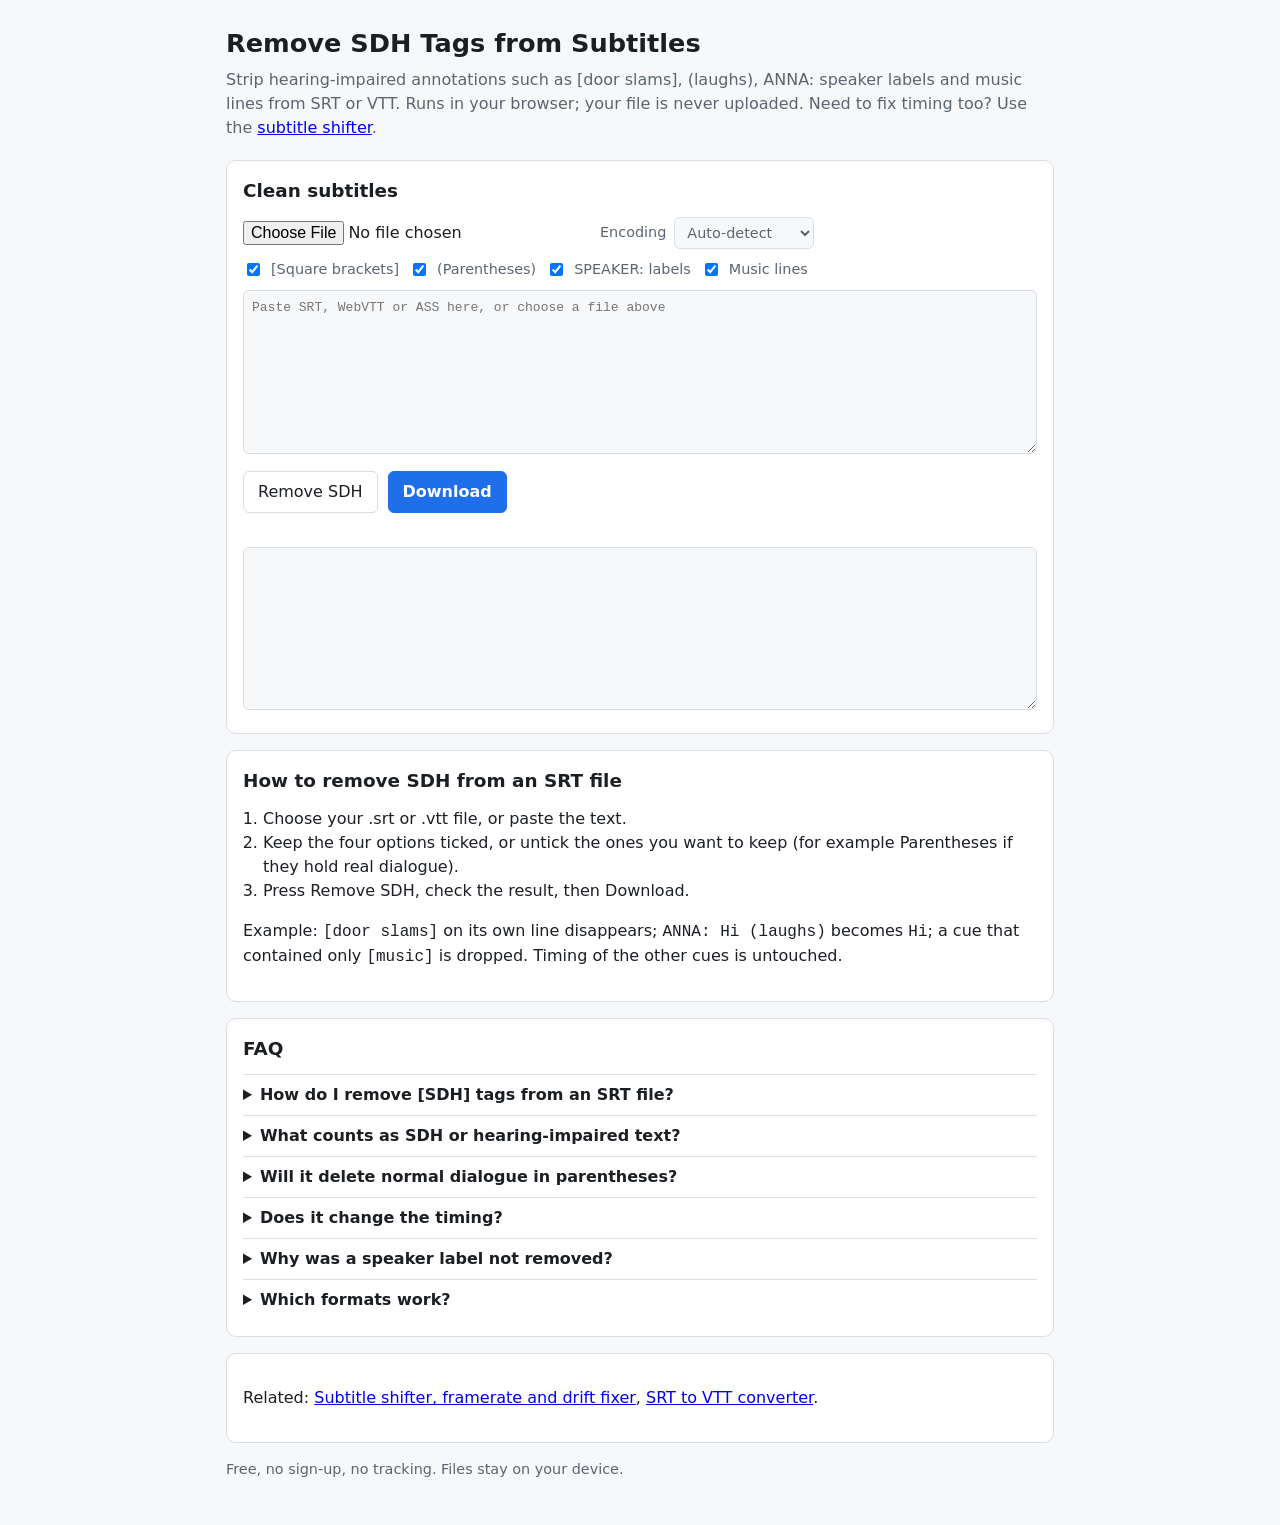
<file: remove-sdh-from-subtitles.html>
<!doctype html>
<html lang="en">
<head>
<meta charset="utf-8">
<meta name="viewport" content="width=device-width, initial-scale=1">
<title>Remove SDH Tags from Subtitles (SRT, VTT) - Free, Private</title>
<meta name="description" content="Remove [sound descriptions], (laughs), speaker names and music lines from SRT or VTT subtitles. Free, runs in your browser, no upload.">
<link rel="canonical" href="https://dodobrazil.github.io/subtitle-shifter/remove-sdh-from-subtitles.html">
<link rel="stylesheet" href="app.css">
<script type="application/ld+json">{"@context":"https://schema.org","@type":"FAQPage","mainEntity":[{"@type":"Question","name":"How do I remove [SDH] tags from an SRT file?","acceptedAnswer":{"@type":"Answer","text":"Load the .srt or .vtt file, leave the options ticked and press Download. Text in square brackets and parentheses, speaker labels like JOHN: and music-note lines are removed. Cues that end up empty are dropped and the rest are renumbered. Nothing is uploaded."}},{"@type":"Question","name":"What counts as SDH or hearing-impaired text?","acceptedAnswer":{"@type":"Answer","text":"SDH (subtitles for the deaf and hard of hearing) adds sound descriptions such as [door slams] or (laughs), speaker names in capitals such as ANNA:, and music symbols. The tool targets these patterns only; review the result before using it."}},{"@type":"Question","name":"Will it delete normal dialogue in parentheses?","acceptedAnswer":{"@type":"Answer","text":"It removes all text inside round brackets, so a spoken aside like (really) is also removed. Untick Parentheses if your file uses them for dialogue. Square brackets are almost always sound descriptions."}},{"@type":"Question","name":"Does it change the timing?","acceptedAnswer":{"@type":"Answer","text":"No. Start and end times of every remaining cue stay exactly the same. If you also need to fix sync, use the main subtitle shifter."}},{"@type":"Question","name":"Why was a speaker label not removed?","acceptedAnswer":{"@type":"Answer","text":"Only labels in capital letters followed by a colon at the start of a line are removed (ANNA:, DR. SMITH:). Mixed-case text such as Note: is kept so real dialogue is not damaged."}},{"@type":"Question","name":"Which formats work?","acceptedAnswer":{"@type":"Answer","text":"SRT, WebVTT and ASS/SSA can be loaded. The result is SRT, or WebVTT if you load a VTT file."}}]}</script>
</head>
<body>
<header class="wrap">
  <h1>Remove SDH Tags from Subtitles</h1>
  <p class="lead">Strip hearing-impaired annotations such as [door slams], (laughs), ANNA: speaker labels and music lines from SRT or VTT. Runs in your browser; your file is never uploaded. Need to fix timing too? Use the <a href="./">subtitle shifter</a>.</p>
</header>
<main class="wrap">
  <section class="card" aria-labelledby="c1">
    <h2 id="c1">Clean subtitles</h2>
    <div class="row">
      <input type="file" id="file" accept=".srt,.vtt,.ass,.ssa,.txt,text/vtt,text/plain" aria-label="Subtitle file">
      <label>Encoding <select id="encoding"><option value="auto">Auto-detect</option></select></label>
    </div>
    <div class="row">
      <label><input type="checkbox" id="brackets" checked> [Square brackets]</label>
      <label><input type="checkbox" id="parens" checked> (Parentheses)</label>
      <label><input type="checkbox" id="speakers" checked> SPEAKER: labels</label>
      <label><input type="checkbox" id="music" checked> Music lines</label>
    </div>
    <textarea id="input" rows="8" spellcheck="false" placeholder="Paste SRT, WebVTT or ASS here, or choose a file above" aria-label="Input"></textarea>
    <div class="row" style="margin-top:10px">
      <button type="button" id="clean">Remove SDH</button>
      <button type="button" id="download" class="primary">Download</button>
    </div>
    <p id="status" class="status" role="status" aria-live="polite"></p>
    <textarea id="output" rows="8" readonly spellcheck="false" aria-label="Result"></textarea>
  </section>

  <section class="prose" aria-labelledby="how">
    <h2 id="how">How to remove SDH from an SRT file</h2>
    <ol>
      <li>Choose your .srt or .vtt file, or paste the text.</li>
      <li>Keep the four options ticked, or untick the ones you want to keep (for example Parentheses if they hold real dialogue).</li>
      <li>Press Remove SDH, check the result, then Download.</li>
    </ol>
    <p>Example: <code>[door slams]</code> on its own line disappears; <code>ANNA: Hi (laughs)</code> becomes <code>Hi</code>; a cue that contained only <code>[music]</code> is dropped. Timing of the other cues is untouched.</p>
  </section>

  <section class="prose" aria-labelledby="faq">
    <h2 id="faq">FAQ</h2>
    <details><summary>How do I remove [SDH] tags from an SRT file?</summary><p>Load the .srt or .vtt file, leave the options ticked and press Download. Text in square brackets and parentheses, speaker labels like JOHN: and music-note lines are removed. Cues that end up empty are dropped and the rest are renumbered. Nothing is uploaded.</p></details>
    <details><summary>What counts as SDH or hearing-impaired text?</summary><p>SDH (subtitles for the deaf and hard of hearing) adds sound descriptions such as [door slams] or (laughs), speaker names in capitals such as ANNA:, and music symbols. The tool targets these patterns only; review the result before using it.</p></details>
    <details><summary>Will it delete normal dialogue in parentheses?</summary><p>It removes all text inside round brackets, so a spoken aside like (really) is also removed. Untick Parentheses if your file uses them for dialogue. Square brackets are almost always sound descriptions.</p></details>
    <details><summary>Does it change the timing?</summary><p>No. Start and end times of every remaining cue stay exactly the same. If you also need to fix sync, use the main subtitle shifter.</p></details>
    <details><summary>Why was a speaker label not removed?</summary><p>Only labels in capital letters followed by a colon at the start of a line are removed (ANNA:, DR. SMITH:). Mixed-case text such as Note: is kept so real dialogue is not damaged.</p></details>
    <details><summary>Which formats work?</summary><p>SRT, WebVTT and ASS/SSA can be loaded. The result is SRT, or WebVTT if you load a VTT file.</p></details>
  </section>
  <section class="prose"><p>Related: <a href="./">Subtitle shifter, framerate and drift fixer</a>, <a href="srt-to-vtt-converter.html">SRT to VTT converter</a>.</p></section>
</main>
<footer class="wrap foot"><p>Free, no sign-up, no tracking. Files stay on your device.</p></footer>
<script src="subtitles.js"></script>
<script src="sdh.js"></script>
</body>
</html>
</file>
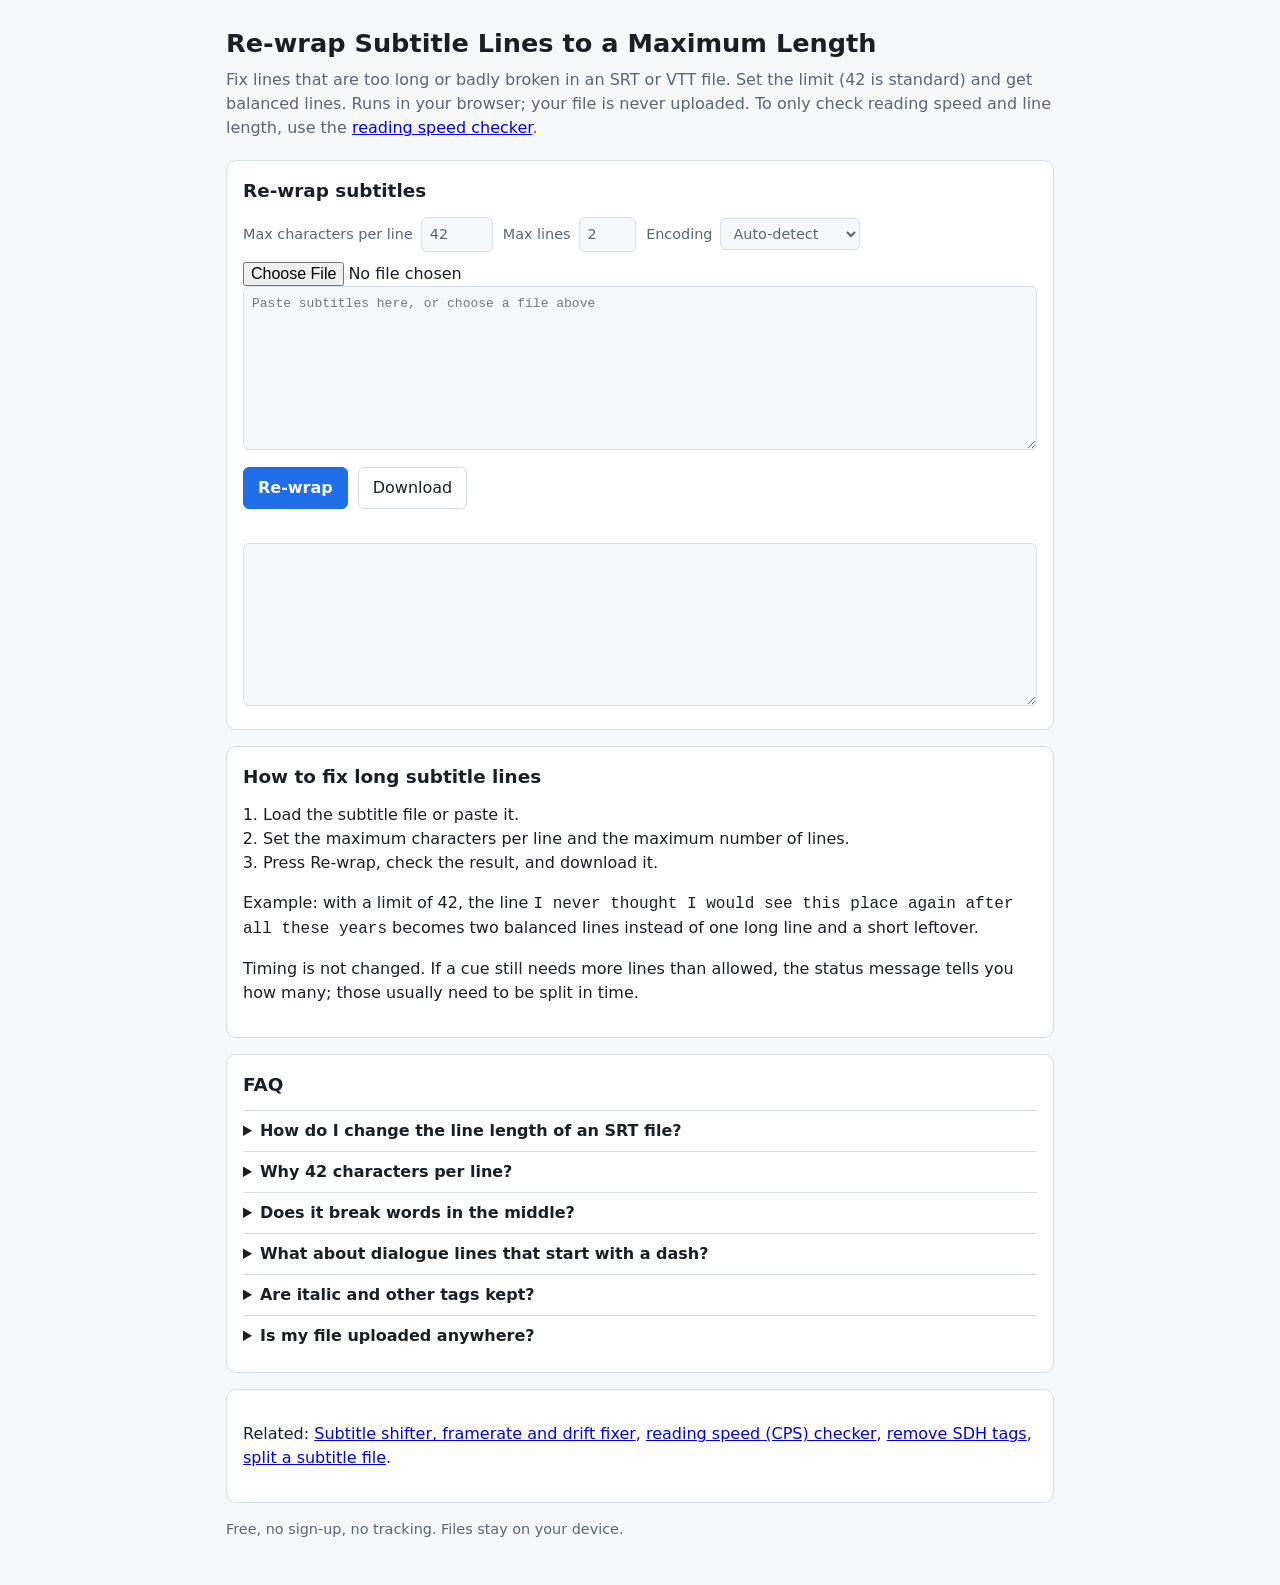
<file: rewrap-subtitle-lines.html>
<!doctype html>
<html lang="en">
<head>
<meta charset="utf-8">
<meta name="viewport" content="width=device-width, initial-scale=1">
<title>Re-wrap Subtitle Lines to Max Length (SRT, VTT) - Free, Private</title>
<meta name="description" content="Re-wrap SRT or VTT subtitle lines to a maximum length such as 42 characters, balanced over two lines, without breaking words. Free, runs in your browser, no upload.">
<link rel="canonical" href="https://dodobrazil.github.io/subtitle-shifter/rewrap-subtitle-lines.html">
<link rel="stylesheet" href="app.css">
<script type="application/ld+json">{"@context": "https://schema.org", "@type": "FAQPage", "mainEntity": [{"@type": "Question", "name": "How do I change the line length of an SRT file?", "acceptedAnswer": {"@type": "Answer", "text": "Set the maximum characters per line (42 is the common limit) and press Re-wrap. Each cue's text is joined and broken again at word boundaries so no line goes over the limit."}}, {"@type": "Question", "name": "Why 42 characters per line?", "acceptedAnswer": {"@type": "Answer", "text": "Netflix and most broadcast style guides use 42 characters per line and at most two lines. Some projects use 37 for mobile or 32 for children's content, so the limit is adjustable."}}, {"@type": "Question", "name": "Does it break words in the middle?", "acceptedAnswer": {"@type": "Answer", "text": "No. Lines only break between words. A single word longer than the limit stays on its own line and is reported in the status message."}}, {"@type": "Question", "name": "What about dialogue lines that start with a dash?", "acceptedAnswer": {"@type": "Answer", "text": "If every line of a cue starts with a dash (two speakers), each speaker line is kept separate and only wrapped if it is too long."}}, {"@type": "Question", "name": "Are italic and other tags kept?", "acceptedAnswer": {"@type": "Answer", "text": "Yes. HTML-style tags such as \u003ci> and \u003cb> and ASS codes such as {\\an8} are kept and not counted toward the line length."}}, {"@type": "Question", "name": "Is my file uploaded anywhere?", "acceptedAnswer": {"@type": "Answer", "text": "No. Everything runs in your browser and the file never leaves your device."}}]}</script>
</head>
<body>
<header class="wrap">
  <h1>Re-wrap Subtitle Lines to a Maximum Length</h1>
  <p class="lead">Fix lines that are too long or badly broken in an SRT or VTT file. Set the limit (42 is standard) and get balanced lines. Runs in your browser; your file is never uploaded. To only check reading speed and line length, use the <a href="subtitle-reading-speed-checker.html">reading speed checker</a>.</p>
</header>
<main class="wrap">
  <section class="card" aria-labelledby="c1">
    <h2 id="c1">Re-wrap subtitles</h2>
    <div class="row">
      <label>Max characters per line <input type="number" id="maxChars" value="42" min="10" max="100" step="1" style="width:5em"></label>
      <label>Max lines <input type="number" id="maxLines" value="2" min="1" max="4" step="1" style="width:4em"></label>
      <label>Encoding <select id="encoding"><option value="auto">Auto-detect</option></select></label>
    </div>
    <input type="file" id="file" accept=".srt,.vtt,.ass,.ssa,.txt,text/vtt,text/plain" aria-label="Subtitle file">
    <textarea id="input" rows="8" spellcheck="false" placeholder="Paste subtitles here, or choose a file above" aria-label="Subtitles"></textarea>
    <div class="row" style="margin-top:10px">
      <button type="button" id="apply" class="primary">Re-wrap</button>
      <button type="button" id="dl">Download</button>
    </div>
    <p id="status" class="status" role="status" aria-live="polite"></p>
    <textarea id="output" rows="8" readonly spellcheck="false" aria-label="Re-wrapped subtitles"></textarea>
  </section>

  <section class="prose" aria-labelledby="how">
    <h2 id="how">How to fix long subtitle lines</h2>
    <ol>
      <li>Load the subtitle file or paste it.</li>
      <li>Set the maximum characters per line and the maximum number of lines.</li>
      <li>Press Re-wrap, check the result, and download it.</li>
    </ol>
    <p>Example: with a limit of 42, the line <code>I never thought I would see this place again after all these years</code> becomes two balanced lines instead of one long line and a short leftover.</p>
    <p>Timing is not changed. If a cue still needs more lines than allowed, the status message tells you how many; those usually need to be split in time.</p>
  </section>

  <section class="prose" aria-labelledby="faq">
    <h2 id="faq">FAQ</h2>
    <details><summary>How do I change the line length of an SRT file?</summary><p>Set the maximum characters per line (42 is the common limit) and press Re-wrap. Each cue's text is joined and broken again at word boundaries so no line goes over the limit.</p></details>
    <details><summary>Why 42 characters per line?</summary><p>Netflix and most broadcast style guides use 42 characters per line and at most two lines. Some projects use 37 for mobile or 32 for children's content, so the limit is adjustable.</p></details>
    <details><summary>Does it break words in the middle?</summary><p>No. Lines only break between words. A single word longer than the limit stays on its own line and is reported in the status message.</p></details>
    <details><summary>What about dialogue lines that start with a dash?</summary><p>If every line of a cue starts with a dash (two speakers), each speaker line is kept separate and only wrapped if it is too long.</p></details>
    <details><summary>Are italic and other tags kept?</summary><p>Yes. HTML-style tags such as &lt;i&gt; and &lt;b&gt; and ASS codes such as {\an8} are kept and not counted toward the line length.</p></details>
    <details><summary>Is my file uploaded anywhere?</summary><p>No. Everything runs in your browser and the file never leaves your device.</p></details>
  </section>
  <section class="prose"><p>Related: <a href="./">Subtitle shifter, framerate and drift fixer</a>, <a href="subtitle-reading-speed-checker.html">reading speed (CPS) checker</a>, <a href="remove-sdh-from-subtitles.html">remove SDH tags</a>, <a href="split-subtitle-file.html">split a subtitle file</a>.</p></section>
</main>
<footer class="wrap foot"><p>Free, no sign-up, no tracking. Files stay on your device.</p></footer>
<script src="subtitles.js"></script>
<script src="wrap.js"></script>
</body>
</html>
</file>
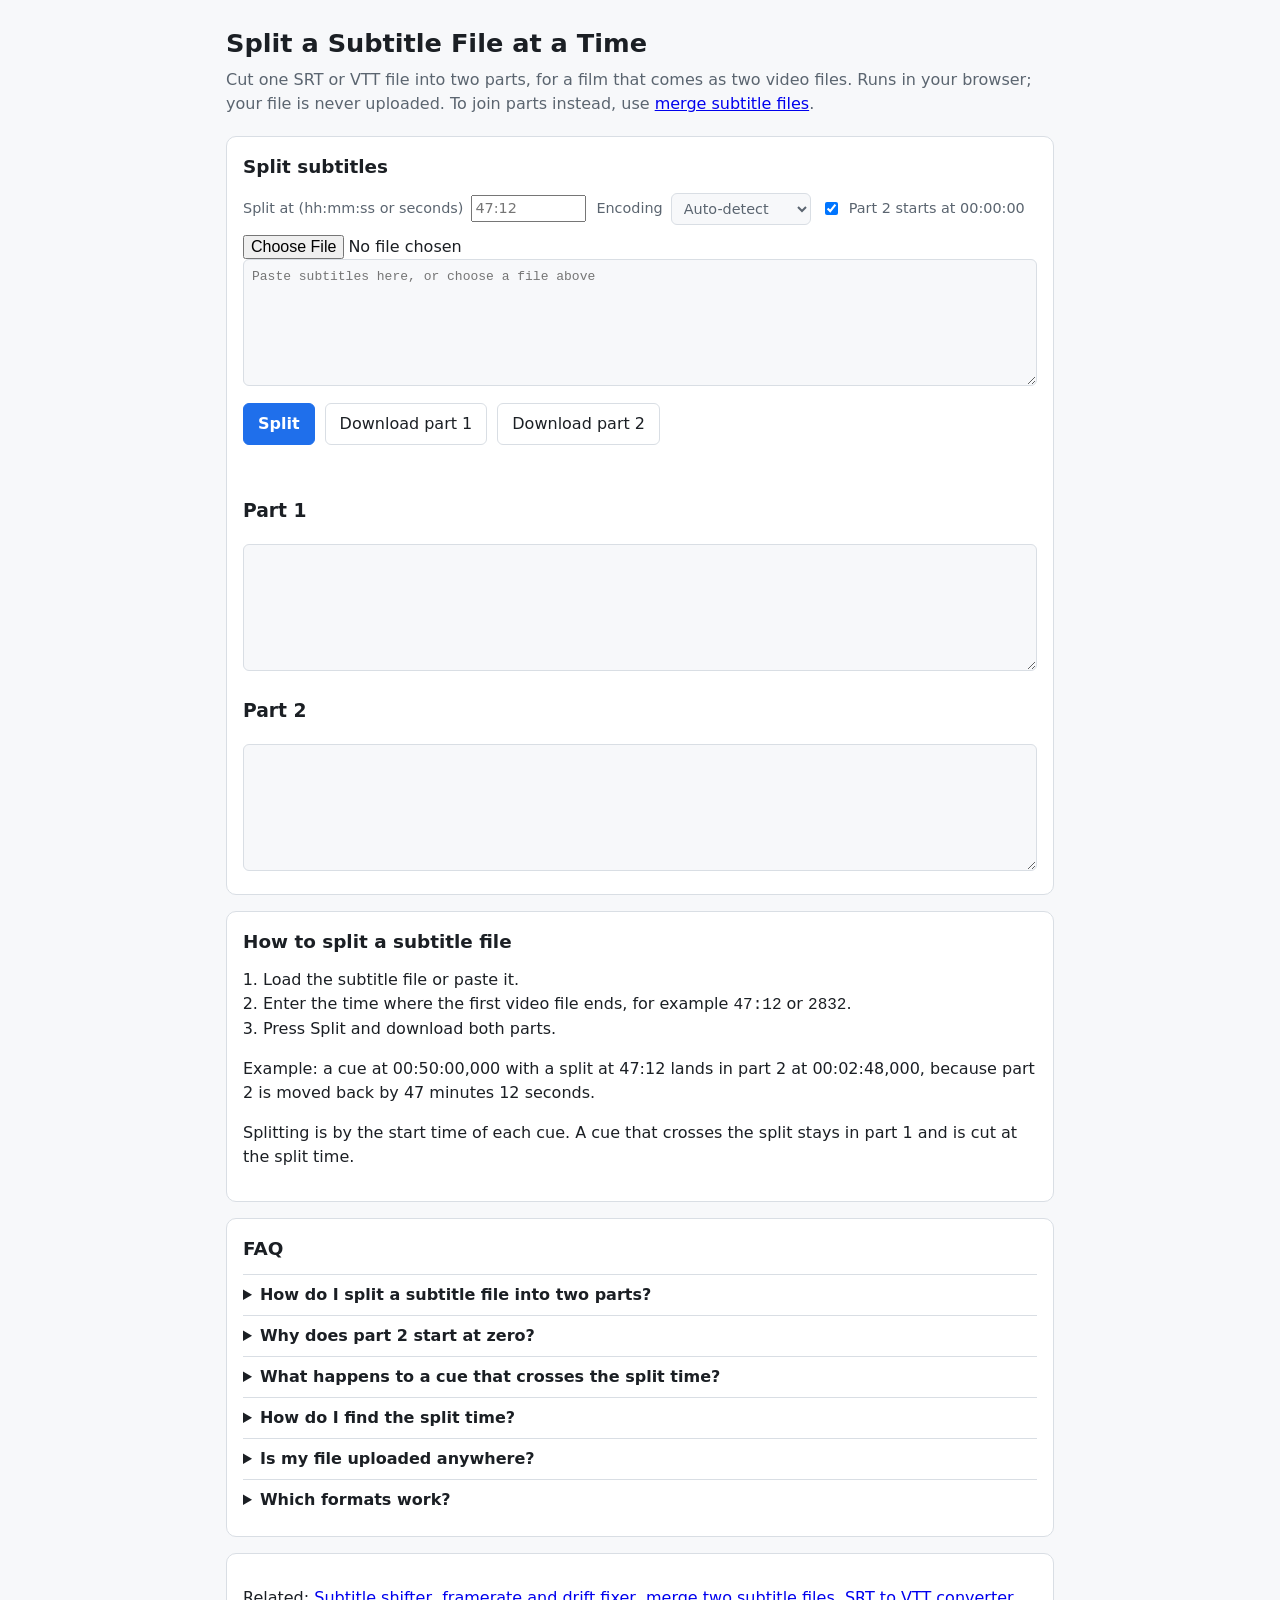
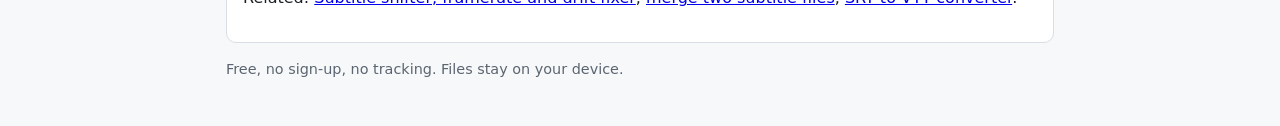
<file: split-subtitle-file.html>
<!doctype html>
<html lang="en">
<head>
<meta charset="utf-8">
<meta name="viewport" content="width=device-width, initial-scale=1">
<title>Split a Subtitle File at a Time (SRT, VTT) - Free, Private</title>
<meta name="description" content="Split an SRT or VTT subtitle file in two at a chosen time, for movies split into CD1 and CD2. Part 2 restarts at zero. Free, runs in your browser, no upload.">
<link rel="canonical" href="https://dodobrazil.github.io/subtitle-shifter/split-subtitle-file.html">
<link rel="stylesheet" href="app.css">
<script type="application/ld+json">{"@context":"https://schema.org","@type":"FAQPage","mainEntity":[{"@type":"Question","name":"How do I split a subtitle file into two parts?","acceptedAnswer":{"@type":"Answer","text":"Enter the time where the first part ends (for example 47:12 or 2832 seconds) and press Split. Cues that start before that time go to part 1 and the rest go to part 2. Download both files."}},{"@type":"Question","name":"Why does part 2 start at zero?","acceptedAnswer":{"@type":"Answer","text":"If you split a film into two video files (CD1 and CD2), the second video starts from 0:00, so its subtitles must too. Part 2 is shifted back by the split time. Untick the option to keep the original timestamps."}},{"@type":"Question","name":"What happens to a cue that crosses the split time?","acceptedAnswer":{"@type":"Answer","text":"It stays in part 1 and its end is cut at the split time, so no line is lost or duplicated."}},{"@type":"Question","name":"How do I find the split time?","acceptedAnswer":{"@type":"Answer","text":"Use the point where the first video file ends, usually its total length shown in a media player. A small error is fine; check the last line of part 1 and the first line of part 2."}},{"@type":"Question","name":"Is my file uploaded anywhere?","acceptedAnswer":{"@type":"Answer","text":"No. Everything runs in your browser and the file never leaves your device."}},{"@type":"Question","name":"Which formats work?","acceptedAnswer":{"@type":"Answer","text":"SRT, WebVTT and ASS/SSA can be loaded. Both parts are written as SRT or VTT, matching the input (ASS becomes SRT), and styling is dropped."}}]}</script>
</head>
<body>
<header class="wrap">
  <h1>Split a Subtitle File at a Time</h1>
  <p class="lead">Cut one SRT or VTT file into two parts, for a film that comes as two video files. Runs in your browser; your file is never uploaded. To join parts instead, use <a href="merge-subtitle-files.html">merge subtitle files</a>.</p>
</header>
<main class="wrap">
  <section class="card" aria-labelledby="c1">
    <h2 id="c1">Split subtitles</h2>
    <div class="row">
      <label>Split at (hh:mm:ss or seconds) <input type="text" id="at" value="" size="10" placeholder="47:12" inputmode="decimal"></label>
      <label>Encoding <select id="encoding"><option value="auto">Auto-detect</option></select></label>
      <label><input type="checkbox" id="rebase" checked> Part 2 starts at 00:00:00</label>
    </div>
    <input type="file" id="file" accept=".srt,.vtt,.ass,.ssa,.txt,text/vtt,text/plain" aria-label="Subtitle file">
    <textarea id="input" rows="6" spellcheck="false" placeholder="Paste subtitles here, or choose a file above" aria-label="Subtitles"></textarea>
    <div class="row" style="margin-top:10px">
      <button type="button" id="apply" class="primary">Split</button>
      <button type="button" id="dl1">Download part 1</button>
      <button type="button" id="dl2">Download part 2</button>
    </div>
    <p id="status" class="status" role="status" aria-live="polite"></p>
    <h3>Part 1</h3>
    <textarea id="out1" rows="6" readonly spellcheck="false" aria-label="Part 1"></textarea>
    <h3>Part 2</h3>
    <textarea id="out2" rows="6" readonly spellcheck="false" aria-label="Part 2"></textarea>
  </section>

  <section class="prose" aria-labelledby="how">
    <h2 id="how">How to split a subtitle file</h2>
    <ol>
      <li>Load the subtitle file or paste it.</li>
      <li>Enter the time where the first video file ends, for example <code>47:12</code> or <code>2832</code>.</li>
      <li>Press Split and download both parts.</li>
    </ol>
    <p>Example: a cue at 00:50:00,000 with a split at 47:12 lands in part 2 at 00:02:48,000, because part 2 is moved back by 47 minutes 12 seconds.</p>
    <p>Splitting is by the start time of each cue. A cue that crosses the split stays in part 1 and is cut at the split time.</p>
  </section>

  <section class="prose" aria-labelledby="faq">
    <h2 id="faq">FAQ</h2>
    <details><summary>How do I split a subtitle file into two parts?</summary><p>Enter the time where the first part ends (for example 47:12 or 2832 seconds) and press Split. Cues that start before that time go to part 1 and the rest go to part 2. Download both files.</p></details>
    <details><summary>Why does part 2 start at zero?</summary><p>If you split a film into two video files (CD1 and CD2), the second video starts from 0:00, so its subtitles must too. Part 2 is shifted back by the split time. Untick the option to keep the original timestamps.</p></details>
    <details><summary>What happens to a cue that crosses the split time?</summary><p>It stays in part 1 and its end is cut at the split time, so no line is lost or duplicated.</p></details>
    <details><summary>How do I find the split time?</summary><p>Use the point where the first video file ends, usually its total length shown in a media player. A small error is fine; check the last line of part 1 and the first line of part 2.</p></details>
    <details><summary>Is my file uploaded anywhere?</summary><p>No. Everything runs in your browser and the file never leaves your device.</p></details>
    <details><summary>Which formats work?</summary><p>SRT, WebVTT and ASS/SSA can be loaded. Both parts are written as SRT or VTT, matching the input (ASS becomes SRT), and styling is dropped.</p></details>
  </section>
  <section class="prose"><p>Related: <a href="./">Subtitle shifter, framerate and drift fixer</a>, <a href="merge-subtitle-files.html">merge two subtitle files</a>, <a href="srt-to-vtt-converter.html">SRT to VTT converter</a>.</p></section>
</main>
<footer class="wrap foot"><p>Free, no sign-up, no tracking. Files stay on your device.</p></footer>
<script src="subtitles.js"></script>
<script src="split.js"></script>
</body>
</html>
</file>
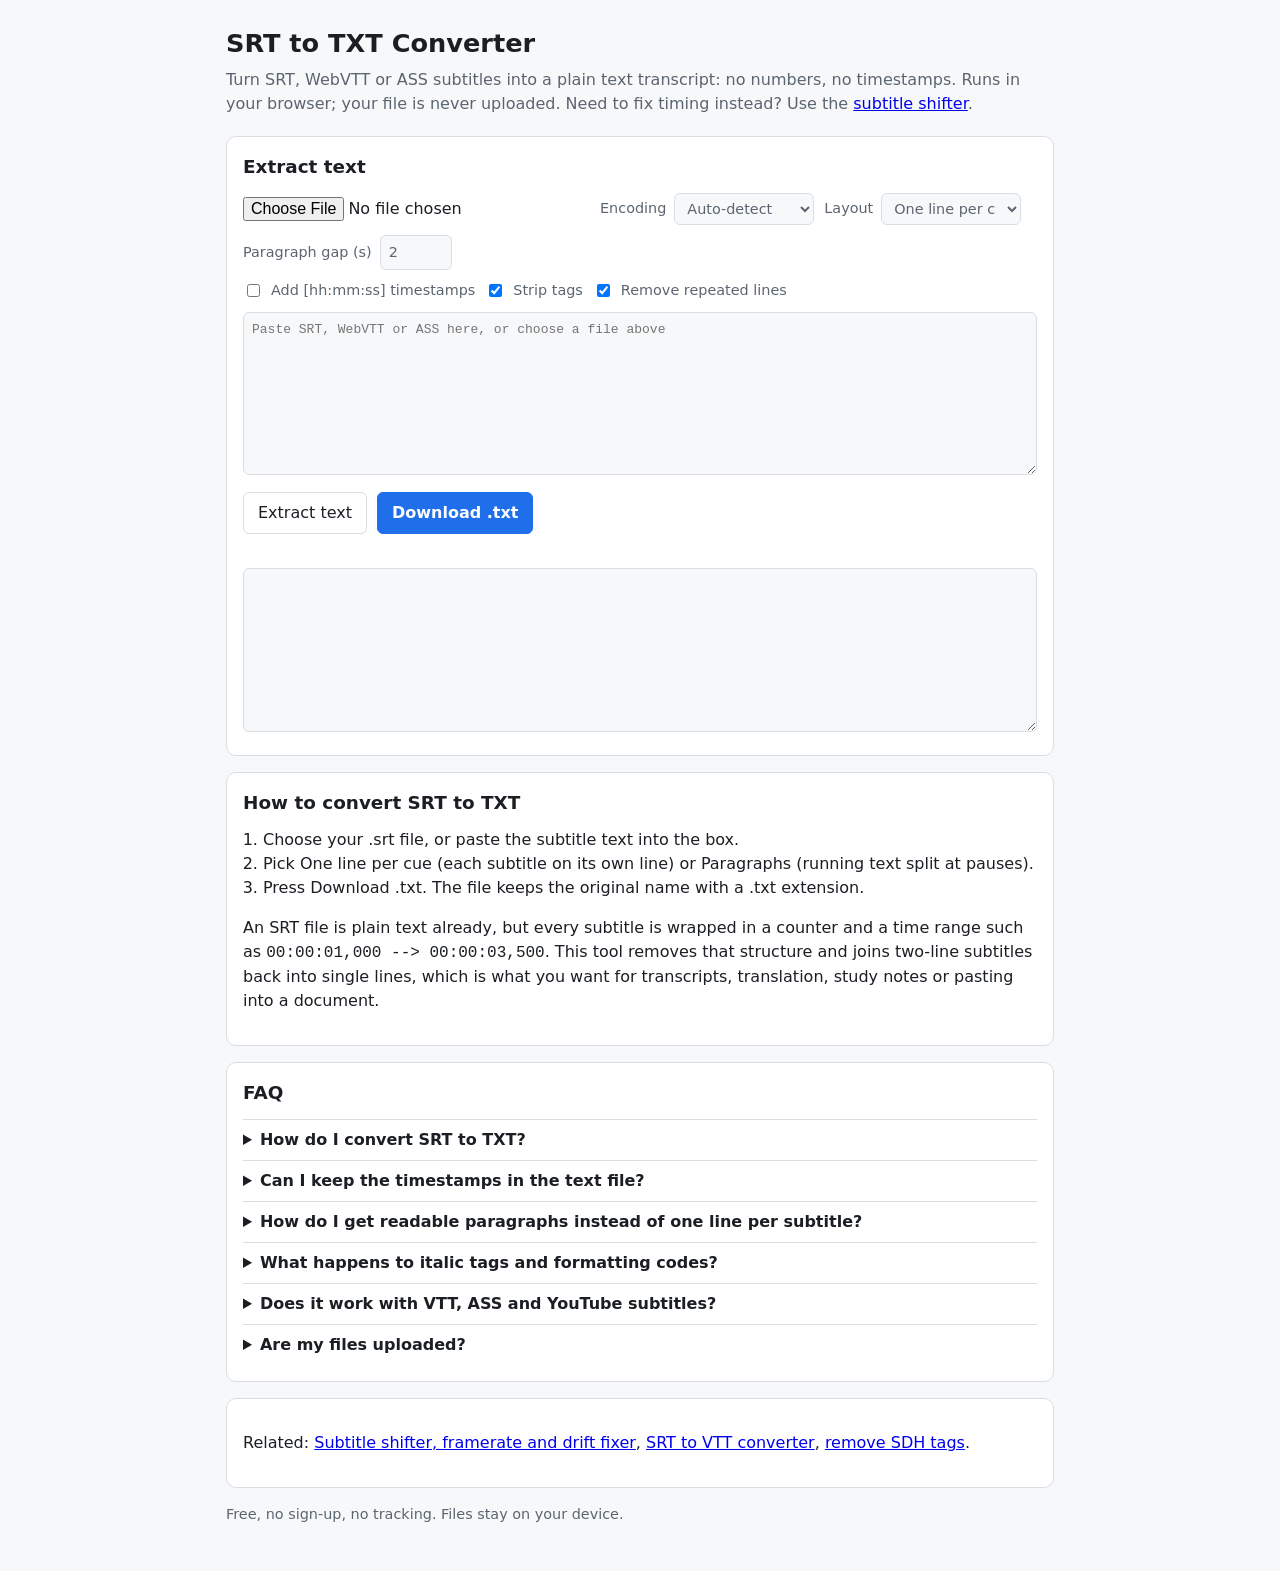
<file: srt-to-txt-converter.html>
<!doctype html>
<html lang="en">
<head>
<meta charset="utf-8">
<meta name="viewport" content="width=device-width, initial-scale=1">
<title>SRT to TXT Converter (Subtitles to Plain Text) - Free, Private</title>
<meta name="description" content="Convert SRT or VTT subtitles to plain text in your browser. Removes timestamps and numbers, optional paragraphs. Free, no upload, handles non-UTF-8 files.">
<link rel="canonical" href="https://dodobrazil.github.io/subtitle-shifter/srt-to-txt-converter.html">
<link rel="stylesheet" href="app.css">
<script type="application/ld+json">{"@context": "https://schema.org", "@type": "FAQPage", "mainEntity": [{"@type": "Question", "name": "How do I convert SRT to TXT?", "acceptedAnswer": {"@type": "Answer", "text": "Choose your .srt file or paste its text and press Download. The tool removes the cue numbers and timestamps and keeps only the spoken text. Nothing is uploaded."}}, {"@type": "Question", "name": "Can I keep the timestamps in the text file?", "acceptedAnswer": {"@type": "Answer", "text": "Yes. Tick Add [hh:mm:ss] timestamps to put the start time of each cue in front of its line. This works in One line per cue layout."}}, {"@type": "Question", "name": "How do I get readable paragraphs instead of one line per subtitle?", "acceptedAnswer": {"@type": "Answer", "text": "Choose Paragraphs. Cues are joined into running text and a new paragraph starts whenever there is a pause longer than the gap you set (2 seconds by default)."}}, {"@type": "Question", "name": "What happens to italic tags and formatting codes?", "acceptedAnswer": {"@type": "Answer", "text": "HTML-style tags such as <i> and <c.yellow> and ASS codes such as {\\an8} are removed by default, so you get clean text. Untick Strip tags to keep them."}}, {"@type": "Question", "name": "Does it work with VTT, ASS and YouTube subtitles?", "acceptedAnswer": {"@type": "Answer", "text": "Yes. WebVTT and ASS/SSA files are detected automatically. Auto-generated captions often repeat the same line in consecutive cues; Remove repeated lines drops those duplicates."}}, {"@type": "Question", "name": "Are my files uploaded?", "acceptedAnswer": {"@type": "Answer", "text": "No. The extraction runs in your browser with JavaScript and your file never leaves your device."}}]}</script>
</head>
<body>
<header class="wrap">
  <h1>SRT to TXT Converter</h1>
  <p class="lead">Turn SRT, WebVTT or ASS subtitles into a plain text transcript: no numbers, no timestamps. Runs in your browser; your file is never uploaded. Need to fix timing instead? Use the <a href="./">subtitle shifter</a>.</p>
</header>
<main class="wrap">
  <section class="card" aria-labelledby="c1">
    <h2 id="c1">Extract text</h2>
    <div class="row">
      <input type="file" id="file" accept=".srt,.vtt,.ass,.ssa,.txt,text/vtt,text/plain" aria-label="Subtitle file">
      <label>Encoding <select id="encoding"><option value="auto">Auto-detect</option></select></label>
      <label>Layout <select id="mode"><option value="lines">One line per cue</option><option value="paragraphs">Paragraphs</option></select></label>
      <label>Paragraph gap (s) <input type="number" id="gap" value="2" min="0" step="0.5" style="width:5em"></label>
    </div>
    <div class="row">
      <label><input type="checkbox" id="timestamps"> Add [hh:mm:ss] timestamps</label>
      <label><input type="checkbox" id="tags" checked> Strip tags</label>
      <label><input type="checkbox" id="dedupe" checked> Remove repeated lines</label>
    </div>
    <textarea id="input" rows="8" spellcheck="false" placeholder="Paste SRT, WebVTT or ASS here, or choose a file above" aria-label="Input"></textarea>
    <div class="row" style="margin-top:10px">
      <button type="button" id="extract">Extract text</button>
      <button type="button" id="download" class="primary">Download .txt</button>
    </div>
    <p id="status" class="status" role="status" aria-live="polite"></p>
    <textarea id="output" rows="8" readonly spellcheck="false" aria-label="Result"></textarea>
  </section>

  <section class="prose" aria-labelledby="how">
    <h2 id="how">How to convert SRT to TXT</h2>
    <ol>
      <li>Choose your .srt file, or paste the subtitle text into the box.</li>
      <li>Pick One line per cue (each subtitle on its own line) or Paragraphs (running text split at pauses).</li>
      <li>Press Download .txt. The file keeps the original name with a .txt extension.</li>
    </ol>
    <p>An SRT file is plain text already, but every subtitle is wrapped in a counter and a time range such as <code>00:00:01,000 --&gt; 00:00:03,500</code>. This tool removes that structure and joins two-line subtitles back into single lines, which is what you want for transcripts, translation, study notes or pasting into a document.</p>
  </section>

  <section class="prose" aria-labelledby="faq">
    <h2 id="faq">FAQ</h2>
    <details><summary>How do I convert SRT to TXT?</summary><p>Choose your .srt file or paste its text and press Download. The tool removes the cue numbers and timestamps and keeps only the spoken text. Nothing is uploaded.</p></details>
    <details><summary>Can I keep the timestamps in the text file?</summary><p>Yes. Tick Add [hh:mm:ss] timestamps to put the start time of each cue in front of its line. This works in One line per cue layout.</p></details>
    <details><summary>How do I get readable paragraphs instead of one line per subtitle?</summary><p>Choose Paragraphs. Cues are joined into running text and a new paragraph starts whenever there is a pause longer than the gap you set (2 seconds by default).</p></details>
    <details><summary>What happens to italic tags and formatting codes?</summary><p>HTML-style tags such as &lt;i&gt; and &lt;c.yellow&gt; and ASS codes such as {\an8} are removed by default, so you get clean text. Untick Strip tags to keep them.</p></details>
    <details><summary>Does it work with VTT, ASS and YouTube subtitles?</summary><p>Yes. WebVTT and ASS/SSA files are detected automatically. Auto-generated captions often repeat the same line in consecutive cues; Remove repeated lines drops those duplicates.</p></details>
    <details><summary>Are my files uploaded?</summary><p>No. The extraction runs in your browser with JavaScript and your file never leaves your device.</p></details>
  </section>
  <section class="prose"><p>Related: <a href="./">Subtitle shifter, framerate and drift fixer</a>, <a href="srt-to-vtt-converter.html">SRT to VTT converter</a>, <a href="remove-sdh-from-subtitles.html">remove SDH tags</a>.</p></section>
</main>
<footer class="wrap foot"><p>Free, no sign-up, no tracking. Files stay on your device.</p></footer>
<script src="subtitles.js"></script>
<script src="totext.js"></script>
</body>
</html>
</file>
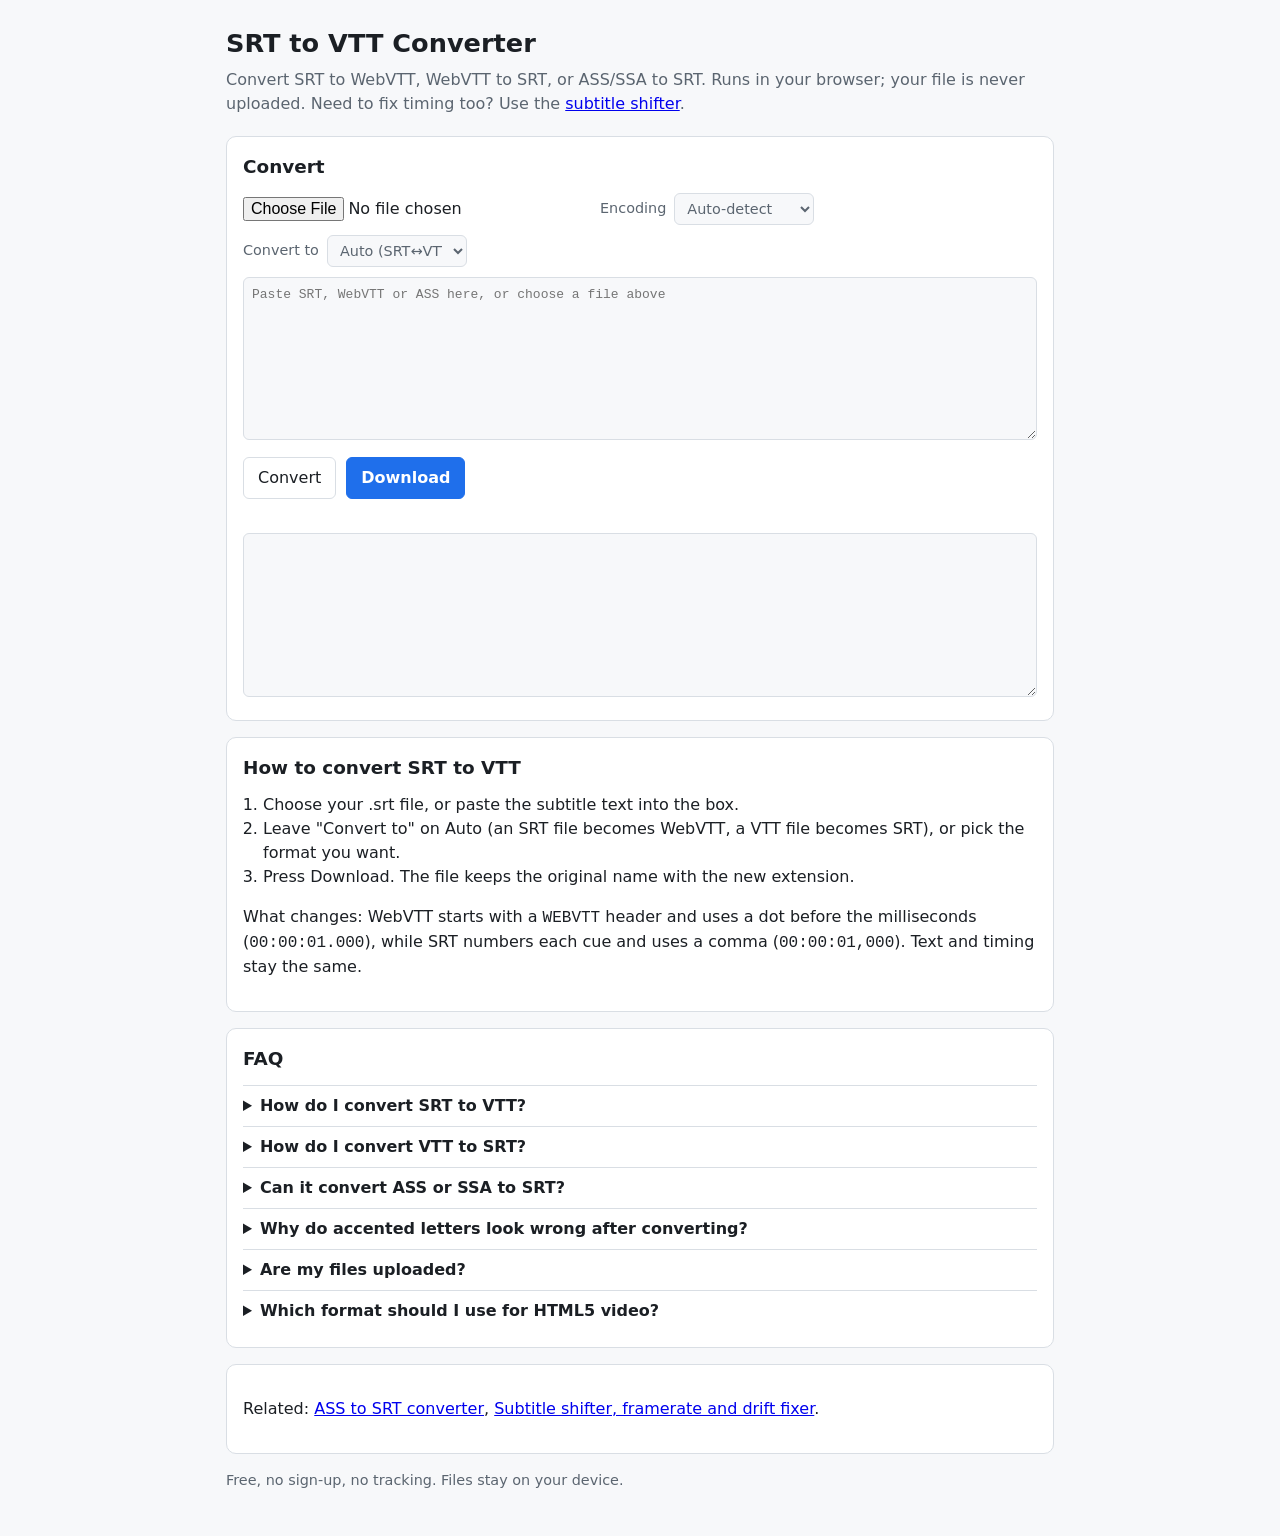
<file: srt-to-vtt-converter.html>
<!doctype html>
<html lang="en">
<head>
<meta charset="utf-8">
<meta name="viewport" content="width=device-width, initial-scale=1">
<title>SRT to VTT Converter (and VTT to SRT, ASS to SRT) - Free, Private</title>
<meta name="description" content="Convert SRT to VTT, VTT to SRT or ASS to SRT in your browser. Free, no upload, handles non-UTF-8 files. Step-by-step instructions included.">
<link rel="canonical" href="https://dodobrazil.github.io/subtitle-shifter/srt-to-vtt-converter.html">
<link rel="stylesheet" href="app.css">
<script type="application/ld+json">{"@context": "https://schema.org", "@type": "FAQPage", "mainEntity": [{"@type": "Question", "name": "How do I convert SRT to VTT?", "acceptedAnswer": {"@type": "Answer", "text": "Choose your .srt file or paste its text, keep the target on Auto (SRT becomes WebVTT), and press Download. The tool adds the WEBVTT header and changes the comma in each timestamp to a dot. Nothing is uploaded."}}, {"@type": "Question", "name": "How do I convert VTT to SRT?", "acceptedAnswer": {"@type": "Answer", "text": "Load the .vtt file with the target on Auto or set to SRT. The WEBVTT header is removed, cues are numbered and dots in timestamps become commas. Cue settings such as align or position cannot be stored in SRT and are dropped."}}, {"@type": "Question", "name": "Can it convert ASS or SSA to SRT?", "acceptedAnswer": {"@type": "Answer", "text": "Yes. Load the .ass or .ssa file; each dialogue line becomes a plain text cue. Styling, colors, fonts and positioning are dropped because SRT cannot hold them."}}, {"@type": "Question", "name": "Why do accented letters look wrong after converting?", "acceptedAnswer": {"@type": "Answer", "text": "The source file is probably not UTF-8. Choose the matching Encoding (for example windows-1251 for Russian or windows-1254 for Turkish) before converting; the output is always UTF-8."}}, {"@type": "Question", "name": "Are my files uploaded?", "acceptedAnswer": {"@type": "Answer", "text": "No. The conversion runs in your browser with JavaScript and your file never leaves your device."}}, {"@type": "Question", "name": "Which format should I use for HTML5 video?", "acceptedAnswer": {"@type": "Answer", "text": "The HTML5 track element expects WebVTT (.vtt). Most desktop players and many video sites accept SRT. If you need to fix timing first, use the main subtitle shifter."}}]}</script>
</head>
<body>
<header class="wrap">
  <h1>SRT to VTT Converter</h1>
  <p class="lead">Convert SRT to WebVTT, WebVTT to SRT, or ASS/SSA to SRT. Runs in your browser; your file is never uploaded. Need to fix timing too? Use the <a href="./">subtitle shifter</a>.</p>
</header>
<main class="wrap">
  <section class="card" aria-labelledby="c1">
    <h2 id="c1">Convert</h2>
    <div class="row">
      <input type="file" id="file" accept=".srt,.vtt,.ass,.ssa,.txt,text/vtt,text/plain" aria-label="Subtitle file">
      <label>Encoding <select id="encoding"><option value="auto">Auto-detect</option></select></label>
      <label>Convert to <select id="target"><option value="auto">Auto (SRT&#8596;VTT)</option><option value="vtt">WebVTT (.vtt)</option><option value="srt">SRT (.srt)</option></select></label>
    </div>
    <textarea id="input" rows="8" spellcheck="false" placeholder="Paste SRT, WebVTT or ASS here, or choose a file above" aria-label="Input"></textarea>
    <div class="row" style="margin-top:10px">
      <button type="button" id="convert">Convert</button>
      <button type="button" id="download" class="primary">Download</button>
    </div>
    <p id="status" class="status" role="status" aria-live="polite"></p>
    <textarea id="output" rows="8" readonly spellcheck="false" aria-label="Result"></textarea>
  </section>

  <section class="prose" aria-labelledby="how">
    <h2 id="how">How to convert SRT to VTT</h2>
    <ol>
      <li>Choose your .srt file, or paste the subtitle text into the box.</li>
      <li>Leave "Convert to" on Auto (an SRT file becomes WebVTT, a VTT file becomes SRT), or pick the format you want.</li>
      <li>Press Download. The file keeps the original name with the new extension.</li>
    </ol>
    <p>What changes: WebVTT starts with a <code>WEBVTT</code> header and uses a dot before the milliseconds (<code>00:00:01.000</code>), while SRT numbers each cue and uses a comma (<code>00:00:01,000</code>). Text and timing stay the same.</p>
  </section>

  <section class="prose" aria-labelledby="faq">
    <h2 id="faq">FAQ</h2>
    <details><summary>How do I convert SRT to VTT?</summary><p>Choose your .srt file or paste its text, keep the target on Auto (SRT becomes WebVTT), and press Download. The tool adds the WEBVTT header and changes the comma in each timestamp to a dot. Nothing is uploaded.</p></details>
    <details><summary>How do I convert VTT to SRT?</summary><p>Load the .vtt file with the target on Auto or set to SRT. The WEBVTT header is removed, cues are numbered and dots in timestamps become commas. Cue settings such as align or position cannot be stored in SRT and are dropped.</p></details>
    <details><summary>Can it convert ASS or SSA to SRT?</summary><p>Yes. Load the .ass or .ssa file; each dialogue line becomes a plain text cue. Styling, colors, fonts and positioning are dropped because SRT cannot hold them.</p></details>
    <details><summary>Why do accented letters look wrong after converting?</summary><p>The source file is probably not UTF-8. Choose the matching Encoding (for example windows-1251 for Russian or windows-1254 for Turkish) before converting; the output is always UTF-8.</p></details>
    <details><summary>Are my files uploaded?</summary><p>No. The conversion runs in your browser with JavaScript and your file never leaves your device.</p></details>
    <details><summary>Which format should I use for HTML5 video?</summary><p>The HTML5 track element expects WebVTT (.vtt). Most desktop players and many video sites accept SRT. If you need to fix timing first, use the main subtitle shifter.</p></details>
    </section>
  <section class="prose"><p>Related: <a href="ass-to-srt-converter.html">ASS to SRT converter</a>, <a href="./">Subtitle shifter, framerate and drift fixer</a>.</p></section>
</main>
<footer class="wrap foot"><p>Free, no sign-up, no tracking. Files stay on your device.</p></footer>
<script src="subtitles.js"></script>
<script src="convert.js"></script>
</body>
</html>
</file>
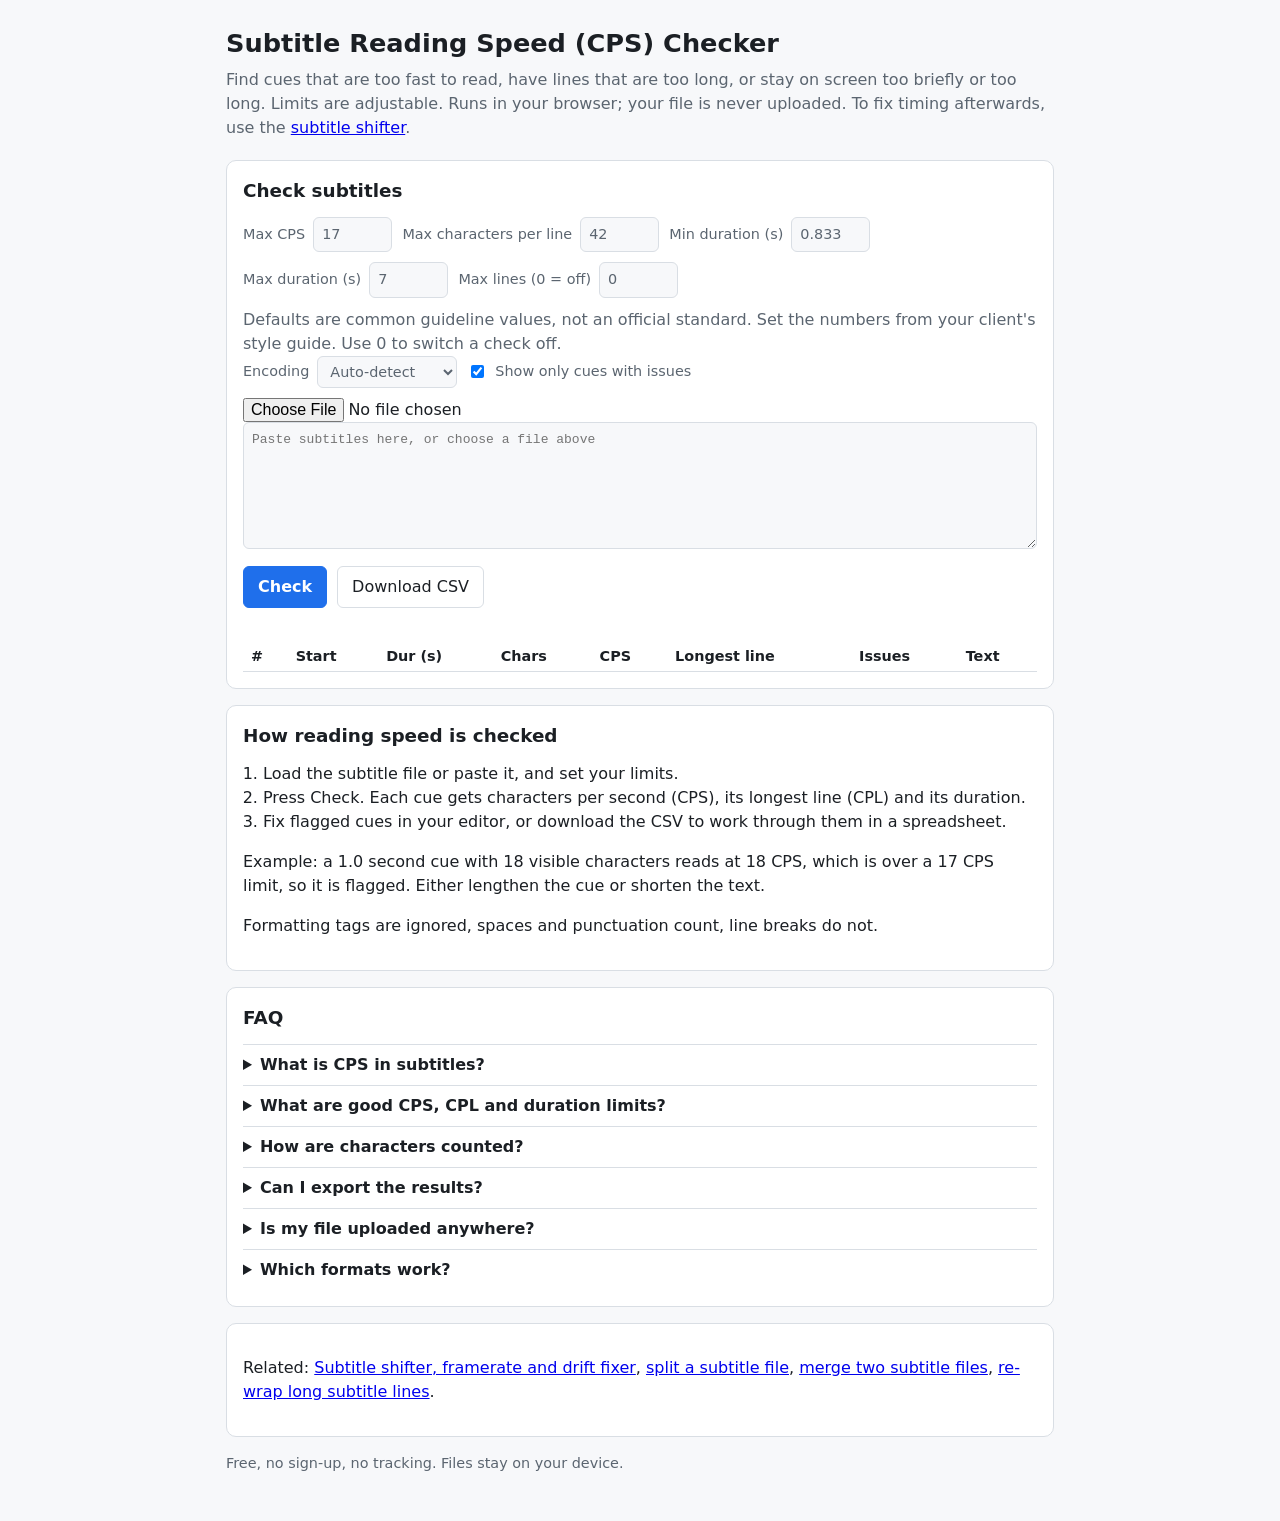
<file: subtitle-reading-speed-checker.html>
<!doctype html>
<html lang="en">
<head>
<meta charset="utf-8">
<meta name="viewport" content="width=device-width, initial-scale=1">
<title>Subtitle Reading Speed (CPS) Checker for SRT and VTT - Free, Private</title>
<meta name="description" content="Check an SRT or VTT file for reading speed (characters per second), line length and cue duration. Adjustable limits, violation table and CSV export. Free, runs in your browser.">
<link rel="canonical" href="https://dodobrazil.github.io/subtitle-shifter/subtitle-reading-speed-checker.html">
<link rel="stylesheet" href="app.css">
<style>.tablewrap{overflow-x:auto}table.res{border-collapse:collapse;width:100%;font-size:.9rem}table.res th,table.res td{border-bottom:1px solid var(--line);padding:4px 8px;text-align:left;vertical-align:top}table.res tr.bad td{font-weight:600}.row input[type=number]{width:5.5em}</style>
<script type="application/ld+json">{"@context":"https://schema.org","@type":"FAQPage","mainEntity":[{"@type":"Question","name":"What is CPS in subtitles?","acceptedAnswer":{"@type":"Answer","text":"CPS means characters per second: the number of visible characters in a cue divided by how long it is on screen. It is the usual measure of how fast a viewer has to read."}},{"@type":"Question","name":"What are good CPS, CPL and duration limits?","acceptedAnswer":{"@type":"Answer","text":"The defaults here (17 CPS, 42 characters per line, 0.833 s minimum and 7 s maximum duration) are common guideline values, but limits differ by client, language and audience. Every limit is editable, so enter the numbers from your own style guide."}},{"@type":"Question","name":"How are characters counted?","acceptedAnswer":{"@type":"Answer","text":"Formatting tags such as italic tags and ASS override codes are ignored, spaces and punctuation count, and line breaks do not count. Line length (CPL) is the longest single line in the cue."}},{"@type":"Question","name":"Can I export the results?","acceptedAnswer":{"@type":"Answer","text":"Yes. Download CSV gives one row per cue with timing, characters, CPS, line length and the issues found, ready for a spreadsheet."}},{"@type":"Question","name":"Is my file uploaded anywhere?","acceptedAnswer":{"@type":"Answer","text":"No. The check runs in your browser and the file never leaves your device."}},{"@type":"Question","name":"Which formats work?","acceptedAnswer":{"@type":"Answer","text":"SRT, WebVTT and ASS/SSA can be loaded."}}]}</script>
</head>
<body>
<header class="wrap">
  <h1>Subtitle Reading Speed (CPS) Checker</h1>
  <p class="lead">Find cues that are too fast to read, have lines that are too long, or stay on screen too briefly or too long. Limits are adjustable. Runs in your browser; your file is never uploaded. To fix timing afterwards, use the <a href="./">subtitle shifter</a>.</p>
</header>
<main class="wrap">
  <section class="card" aria-labelledby="c1">
    <h2 id="c1">Check subtitles</h2>
    <div class="row">
      <label>Max CPS <input type="number" id="cps" value="17" min="0" step="0.5"></label>
      <label>Max characters per line <input type="number" id="cpl" value="42" min="0" step="1"></label>
      <label>Min duration (s) <input type="number" id="minDur" value="0.833" min="0" step="0.001"></label>
      <label>Max duration (s) <input type="number" id="maxDur" value="7" min="0" step="0.5"></label>
      <label>Max lines (0 = off) <input type="number" id="maxLines" value="0" min="0" step="1"></label>
    </div>
    <p class="status">Defaults are common guideline values, not an official standard. Set the numbers from your client's style guide. Use 0 to switch a check off.</p>
    <div class="row">
      <label>Encoding <select id="encoding"><option value="auto">Auto-detect</option></select></label>
      <label><input type="checkbox" id="onlyIssues" checked> Show only cues with issues</label>
    </div>
    <input type="file" id="file" accept=".srt,.vtt,.ass,.ssa,.txt,text/vtt,text/plain" aria-label="Subtitle file">
    <textarea id="input" rows="6" spellcheck="false" placeholder="Paste subtitles here, or choose a file above" aria-label="Subtitles"></textarea>
    <div class="row" style="margin-top:10px">
      <button type="button" id="apply" class="primary">Check</button>
      <button type="button" id="dl">Download CSV</button>
    </div>
    <p id="status" class="status" role="status" aria-live="polite"></p>
    <div class="tablewrap">
      <table class="res">
        <thead><tr><th>#</th><th>Start</th><th>Dur (s)</th><th>Chars</th><th>CPS</th><th>Longest line</th><th>Issues</th><th>Text</th></tr></thead>
        <tbody id="rows"></tbody>
      </table>
    </div>
  </section>

  <section class="prose" aria-labelledby="how">
    <h2 id="how">How reading speed is checked</h2>
    <ol>
      <li>Load the subtitle file or paste it, and set your limits.</li>
      <li>Press Check. Each cue gets characters per second (CPS), its longest line (CPL) and its duration.</li>
      <li>Fix flagged cues in your editor, or download the CSV to work through them in a spreadsheet.</li>
    </ol>
    <p>Example: a 1.0 second cue with 18 visible characters reads at 18 CPS, which is over a 17 CPS limit, so it is flagged. Either lengthen the cue or shorten the text.</p>
    <p>Formatting tags are ignored, spaces and punctuation count, line breaks do not.</p>
  </section>

  <section class="prose" aria-labelledby="faq">
    <h2 id="faq">FAQ</h2>
    <details><summary>What is CPS in subtitles?</summary><p>CPS means characters per second: the number of visible characters in a cue divided by how long it is on screen. It is the usual measure of how fast a viewer has to read.</p></details>
    <details><summary>What are good CPS, CPL and duration limits?</summary><p>The defaults here (17 CPS, 42 characters per line, 0.833 s minimum and 7 s maximum duration) are common guideline values, but limits differ by client, language and audience. Every limit is editable, so enter the numbers from your own style guide.</p></details>
    <details><summary>How are characters counted?</summary><p>Formatting tags such as italic tags and ASS override codes are ignored, spaces and punctuation count, and line breaks do not count. Line length (CPL) is the longest single line in the cue.</p></details>
    <details><summary>Can I export the results?</summary><p>Yes. Download CSV gives one row per cue with timing, characters, CPS, line length and the issues found, ready for a spreadsheet.</p></details>
    <details><summary>Is my file uploaded anywhere?</summary><p>No. The check runs in your browser and the file never leaves your device.</p></details>
    <details><summary>Which formats work?</summary><p>SRT, WebVTT and ASS/SSA can be loaded.</p></details>
  </section>
  <section class="prose"><p>Related: <a href="./">Subtitle shifter, framerate and drift fixer</a>, <a href="split-subtitle-file.html">split a subtitle file</a>, <a href="merge-subtitle-files.html">merge two subtitle files</a>, <a href="rewrap-subtitle-lines.html">re-wrap long subtitle lines</a>.</p></section>
</main>
<footer class="wrap foot"><p>Free, no sign-up, no tracking. Files stay on your device.</p></footer>
<script src="subtitles.js"></script>
<script src="cps.js"></script>
</body>
</html>
</file>
<file: app.css>
:root{--bg:#f7f8fa;--fg:#1b1f24;--muted:#5b6570;--card:#fff;--line:#d9dee4;--accent:#1f6feb;--accent-fg:#fff;--warn:#b54708}
@media (prefers-color-scheme:dark){:root{--bg:#12161b;--fg:#e8ecf0;--muted:#9aa5b1;--card:#1a2027;--line:#2c353f;--accent:#4c9aff;--accent-fg:#0b1017;--warn:#f0a35e}}
*{box-sizing:border-box}
body{margin:0;background:var(--bg);color:var(--fg);font:16px/1.5 system-ui,-apple-system,"Segoe UI",Roboto,sans-serif}
.wrap{max-width:860px;margin:0 auto;padding:0 16px}
header.wrap{padding-top:28px}
h1{font-size:1.6rem;margin:0 0 8px;line-height:1.25}
h2{font-size:1.15rem;margin:0 0 12px}
.lead{color:var(--muted);margin:0 0 20px}
.card,.prose{background:var(--card);border:1px solid var(--line);border-radius:10px;padding:16px;margin-bottom:16px}
.row{display:flex;flex-wrap:wrap;gap:10px;align-items:center;margin-bottom:10px}
.grid{display:grid;grid-template-columns:repeat(auto-fit,minmax(220px,1fr));gap:12px}
fieldset{border:1px solid var(--line);border-radius:8px;padding:10px 12px;margin:0;display:flex;flex-direction:column;gap:8px}
fieldset.wide{grid-column:1/-1}
legend{font-weight:600;padding:0 6px}
label{display:flex;flex-direction:column;gap:2px;font-size:.9rem;color:var(--muted)}
.row label{flex-direction:row;align-items:center;gap:8px}
input,select,textarea,button{font:inherit;color:inherit}
input[type=number],select{background:var(--bg);border:1px solid var(--line);border-radius:6px;padding:6px 8px;min-width:0;max-width:140px}
textarea{width:100%;background:var(--bg);border:1px solid var(--line);border-radius:6px;padding:8px;font:13px/1.4 ui-monospace,Menlo,Consolas,monospace;resize:vertical}
button{background:var(--card);border:1px solid var(--line);border-radius:6px;padding:8px 14px;cursor:pointer;min-height:40px}
button:hover{border-color:var(--accent)}
button.primary{background:var(--accent);color:var(--accent-fg);border-color:var(--accent);font-weight:600}
button.ghost{color:var(--muted)}
:focus-visible{outline:2px solid var(--accent);outline-offset:2px}
.status{margin:8px 0 0;color:var(--muted);min-height:1.5em}
.issues{margin:8px 0 0;padding-left:20px;max-height:220px;overflow:auto;font-size:.9rem;color:var(--warn)}
.issues:empty{display:none}
.issues li.ok{color:var(--muted)}
.prose ol{padding-left:20px;margin:0}
details{border-top:1px solid var(--line);padding:8px 0}
summary{cursor:pointer;font-weight:600}
details p{margin:8px 0 0;color:var(--muted)}
.foot{color:var(--muted);font-size:.9rem;padding-bottom:32px}
@media (max-width:520px){input[type=number],select{max-width:none;width:100%}.row label{flex-direction:column;align-items:stretch;width:100%}button{flex:1 1 auto}}

.hint { margin: 0 0 .5rem; font-size: .9rem; opacity: .8; }
</file>
